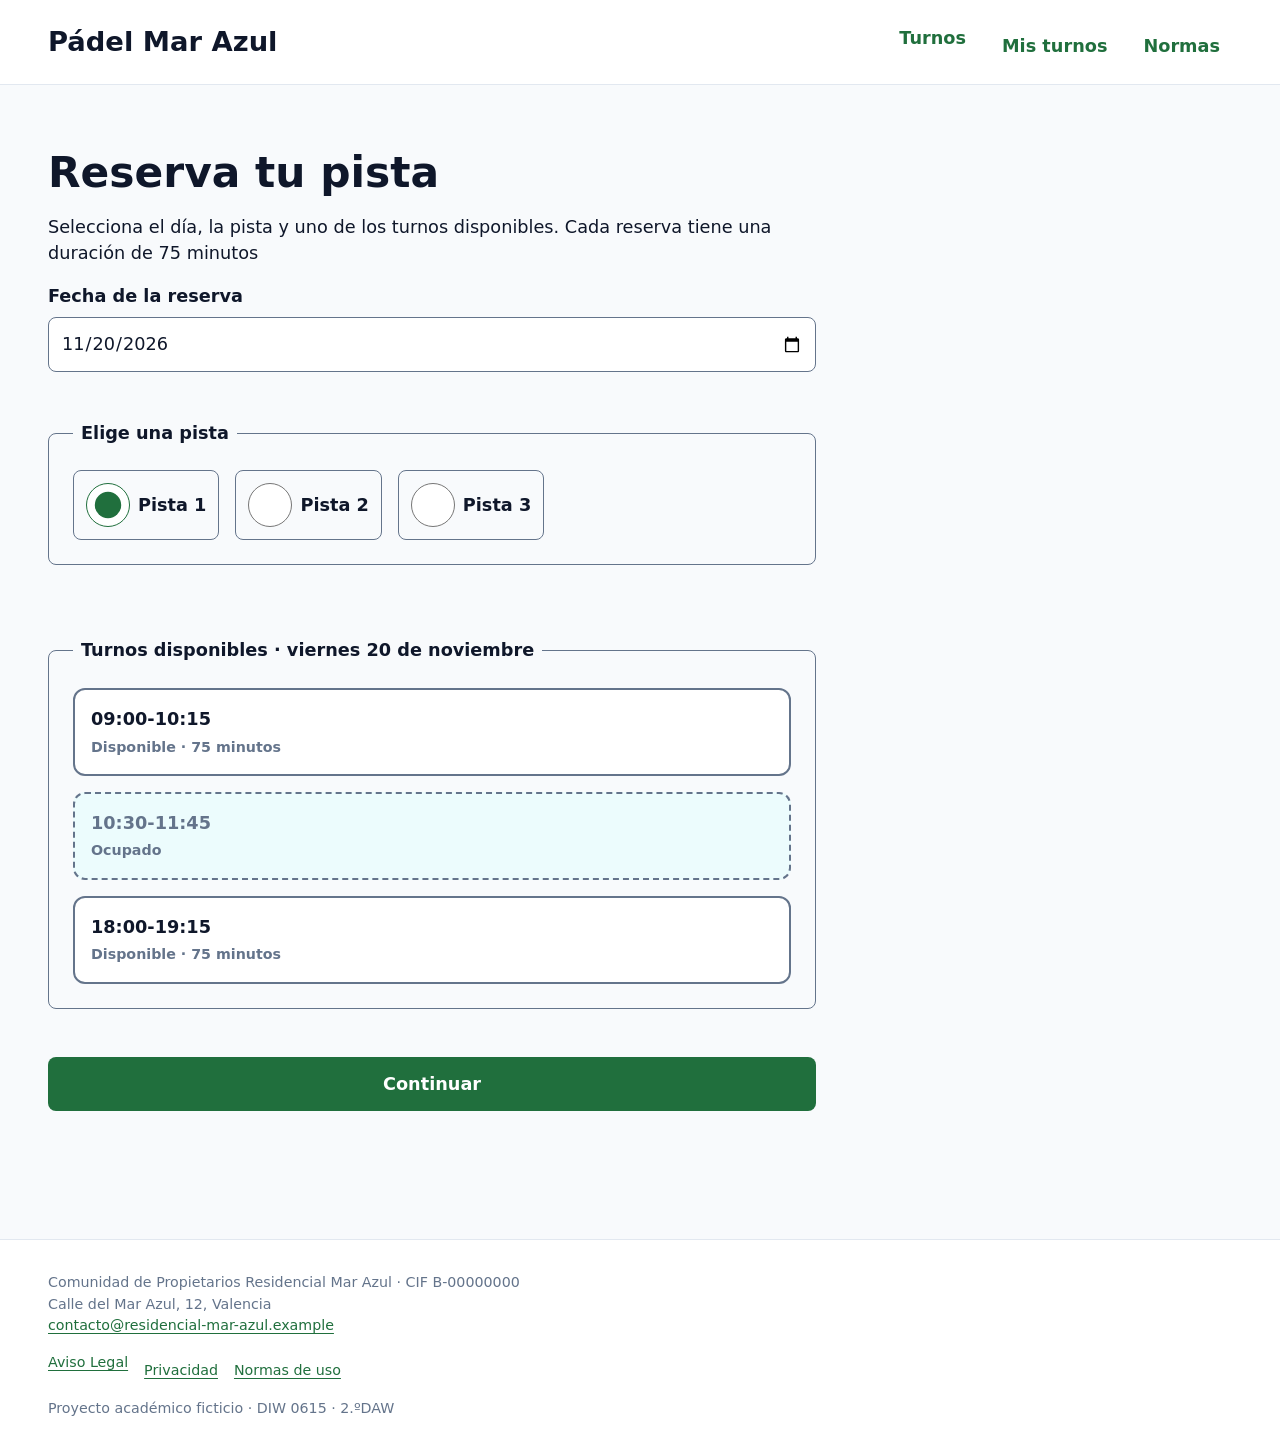
<file: index.html>
<!DOCTYPE html>
<html lang="es">
<head>
  <meta charset="UTF-8">
  <meta name="viewport" content="width=device-width, initial-scale=1.0">
  <title>Turnos · Pádel Mar Azul</title>
  <meta name="description" content="Portal ficticio de reservas de pistas de pádel de residencial Mar Azul">
  <link rel="stylesheet" href="css/estilos.css">
</head>
<body>
<a class="salto" href="#contenido">Saltar al contenido</a>
<header class="cabecera">
  <div class="cabecera__interior contenedor">
    <a class="cabecera__marca" href="index.html">Pádel Mar Azul</a>
    <nav class="menu" aria-label="Principal">
      <ul class="menu__lista">
        <li><a class="menu__enlace" href="index.html">Turnos</a></li>
        <li><a class="menu__enlace" href="mis-turnos.html">Mis turnos</a></li>
        <li><a class="menu__enlace" href="normas.html">Normas</a></li>
      </ul>
    </nav>
  </div>
</header>

<main id="contenido" class="contenedor">
  <h1>Reserva tu pista</h1>
  <p>Selecciona el día, la pista y uno de los turnos disponibles. Cada reserva tiene una duración de 75 minutos</p>
  <form class="formulario" action="reserva.html" method="get">
    <div class="campo">
      <label for="fecha">Fecha de la reserva</label>
      <input type="date" name="fecha" id="fecha" value="2026-11-20" required>
    </div>
    <fieldset>
      <legend>Elige una pista</legend>
      <div class="opciones-pista">
        <label class="opcion"><input type="radio" name="pista" value="Pista 1" checked required>Pista 1</label>
        <label class="opcion"><input type="radio" name="pista" value="Pista 2">Pista 2</label>
        <label class="opcion"><input type="radio" name="pista" value="Pista 1">Pista 3</label>
      </div>
    </fieldset>
    <fieldset class="turnos">
      <legend>Turnos disponibles · viernes 20 de noviembre</legend>
      <label class="turno">
        <input class="turno__control" type="radio" name="turno" value="09:00-10:15" required>
        <span class="turno__hora">09:00-10:15</span>
        <span class="turno__estado">Disponible · 75 minutos</span>
      </label>
      <label class="turno">
        <input class="turno__control" type="radio" name="turno" value="10:30-11:45" disabled>
        <span class="turno__hora">10:30-11:45</span>
        <span class="turno__estado">Ocupado</span>
      </label>
      <label class="turno">
        <input class="turno__control" type="radio" name="turno" value="18:00-19:15">
        <span class="turno__hora">18:00-19:15</span>
        <span class="turno__estado">Disponible · 75 minutos</span>
      </label>
    </fieldset>
    <button class="boton" type="submit">Continuar</button>
  </form>
</main>

<footer class="pie">
  <div class="pie__interior contenedor">
    <address class="pie__datos">
      Comunidad de Propietarios Residencial Mar Azul · CIF B-00000000<br>
      Calle del Mar Azul, 12, Valencia<br>
      <a href="mailto:contacto@residencial-mar-azul.example">contacto@residencial-mar-azul.example</a>
    </address>
    <nav aria-label="Legal">
      <ul class="pie__enlaces">
        <li><a href="aviso-legal.html">Aviso Legal</a></li>
        <li><a href="privacidad.html">Privacidad</a></li>
        <li><a href="normas.html">Normas de uso</a></li>
      </ul>
    </nav>
    <p class="pie__nota"><small>Proyecto académico ficticio · DIW 0615 · 2.ºDAW</small></p>
  </div>
</footer>

</body>
</html>
</file>
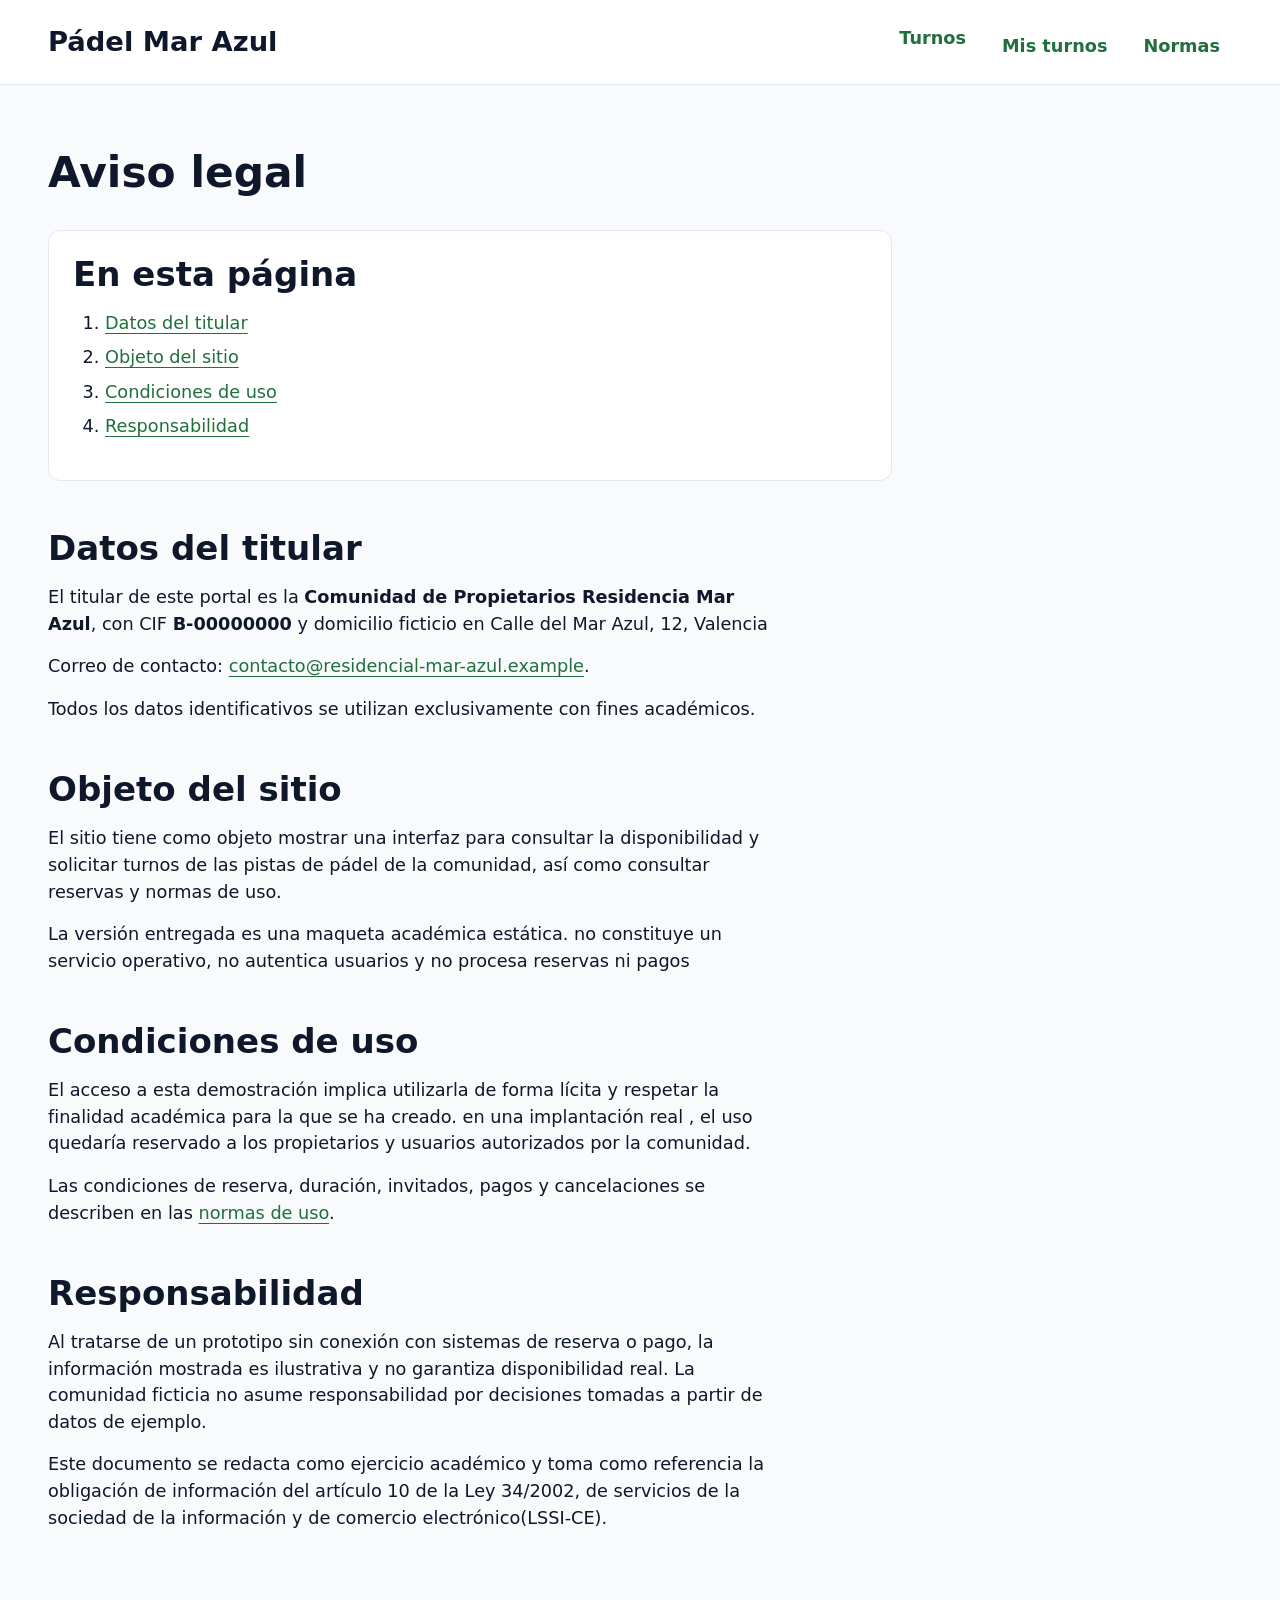
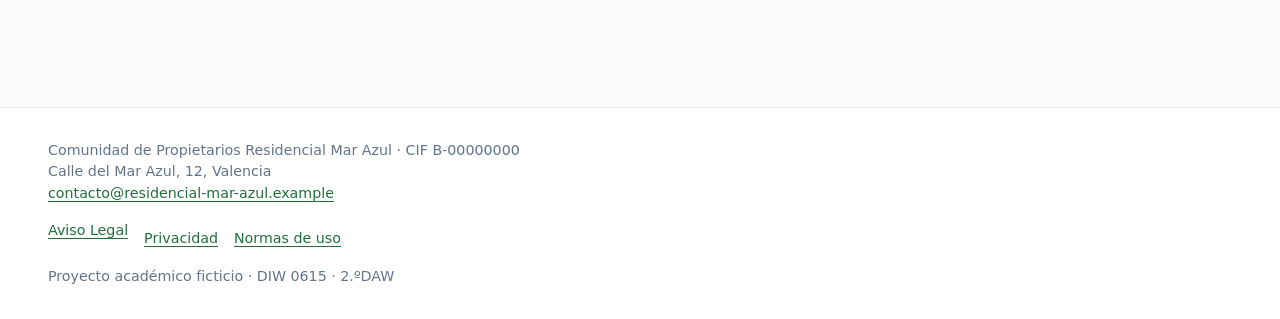
<file: aviso-legal.html>
<!DOCTYPE html>
<html lang="es">
<head>
  <meta charset="UTF-8">
  <meta name="viewport" content="width=device-width, initial-scale=1.0">
  <title>Aviso legal · Pádel Mar Azul</title>
  <meta name="description" content="Portal ficticio de reservas de pista de pádel de Residencial Mar Azul">
  <link rel="stylesheet" href="css/estilos.css">
</head>
<body>
<a class="salto" href="#contenido">Saltar al contenido</a>
<header class="cabecera">
  <div class="cabecera__interior contenedor">
    <a class="cabecera__marca" href="index.html">Pádel Mar Azul</a>
    <nav class="menu" aria-label="Principal">
      <ul class="menu__lista">
        <li><a class="menu__enlace" href="index.html">Turnos</a></li>
        <li><a class="menu__enlace" href="mis-turnos.html">Mis turnos</a></li>
        <li><a class="menu__enlace" href="normas.html">Normas</a></li>
      </ul>
    </nav>
  </div>
</header>

<main id="contenido" class="contenedor">
  <article class="lectura">
    <h1>Aviso legal</h1>
    <nav class="lectura__indice" aria-label="Índice del documento">
      <h2>En esta página</h2>
      <ol>
        <li><a href="#apartado-1">Datos del titular</a></li>
        <li><a href="#apartado-2">Objeto del sitio</a></li>
        <li><a href="#apartado-3">Condiciones de uso</a></li>
        <li><a href="#apartado-4">Responsabilidad</a></li>
      </ol>
    </nav>
    <section aria-labelledby="apartado-1">
      <h2 id="apartado-1">Datos del titular</h2>
      <p>El titular de este portal es la <strong>Comunidad de Propietarios Residencia Mar Azul</strong>, con CIF <strong>B-00000000</strong> y domicilio ficticio en Calle del Mar Azul, 12, Valencia</p>
      <p>Correo de contacto: <a href="mailto:contacto@residencial-mar-azul.example">contacto@residencial-mar-azul.example</a>.</p>
      <p>Todos los datos identificativos se utilizan exclusivamente con fines académicos.</p>
    </section>
    <section aria-labelledby="apartado-2">
      <h2 id="apartado-2">Objeto del sitio</h2>
      <p>El sitio tiene como objeto mostrar una interfaz para consultar la disponibilidad y solicitar turnos de las pistas de pádel de la comunidad, así como consultar reservas y normas de uso.</p>
      <p>La versión entregada es una maqueta académica estática. no constituye un servicio operativo, no autentica usuarios y no procesa reservas ni pagos</p>
    </section>
    <section aria-labelledby="apartado-3">
      <h2 id="apartado-3">Condiciones de uso</h2>
      <p>El acceso a esta demostración implica utilizarla de forma lícita y respetar la finalidad académica para la que se ha creado. en una implantación real , el uso quedaría reservado a los propietarios y usuarios autorizados por la comunidad.</p>
      <p>Las condiciones de reserva, duración, invitados, pagos y cancelaciones se describen en las <a href="normas.html">normas de uso</a>.</p>
    </section>
    <section aria-labelledby="apartado-4">
      <h2 id="apartado-4">Responsabilidad</h2>
      <p>Al tratarse de un prototipo sin conexión con sistemas de reserva o pago, la información mostrada es ilustrativa y no garantiza disponibilidad real. La comunidad ficticia no asume responsabilidad por decisiones tomadas a partir de datos de ejemplo.</p>
      <p>Este documento se redacta como ejercicio académico y toma como referencia la obligación de información del artículo 10 de la Ley 34/2002, de servicios de la sociedad de la información y de comercio electrónico(LSSI-CE).</p>
    </section>
  </article>
</main>

<footer class="pie">
  <div class="pie__interior contenedor">
    <address class="pie__datos">
      Comunidad de Propietarios Residencial Mar Azul · CIF B-00000000<br>
      Calle del Mar Azul, 12, Valencia<br>
      <a href="mailto:contacto@residencial-mar-azul.example">contacto@residencial-mar-azul.example</a>
    </address>
    <nav aria-label="Legal">
      <ul class="pie__enlaces">
        <li><a href="aviso-legal.html">Aviso Legal</a></li>
        <li><a href="privacidad.html">Privacidad</a></li>
        <li><a href="normas.html">Normas de uso</a></li>
      </ul>
    </nav>
    <p class="pie__nota"><small>Proyecto académico ficticio · DIW 0615 · 2.ºDAW</small></p>
  </div>
</footer>

</body>
</html>
</file>
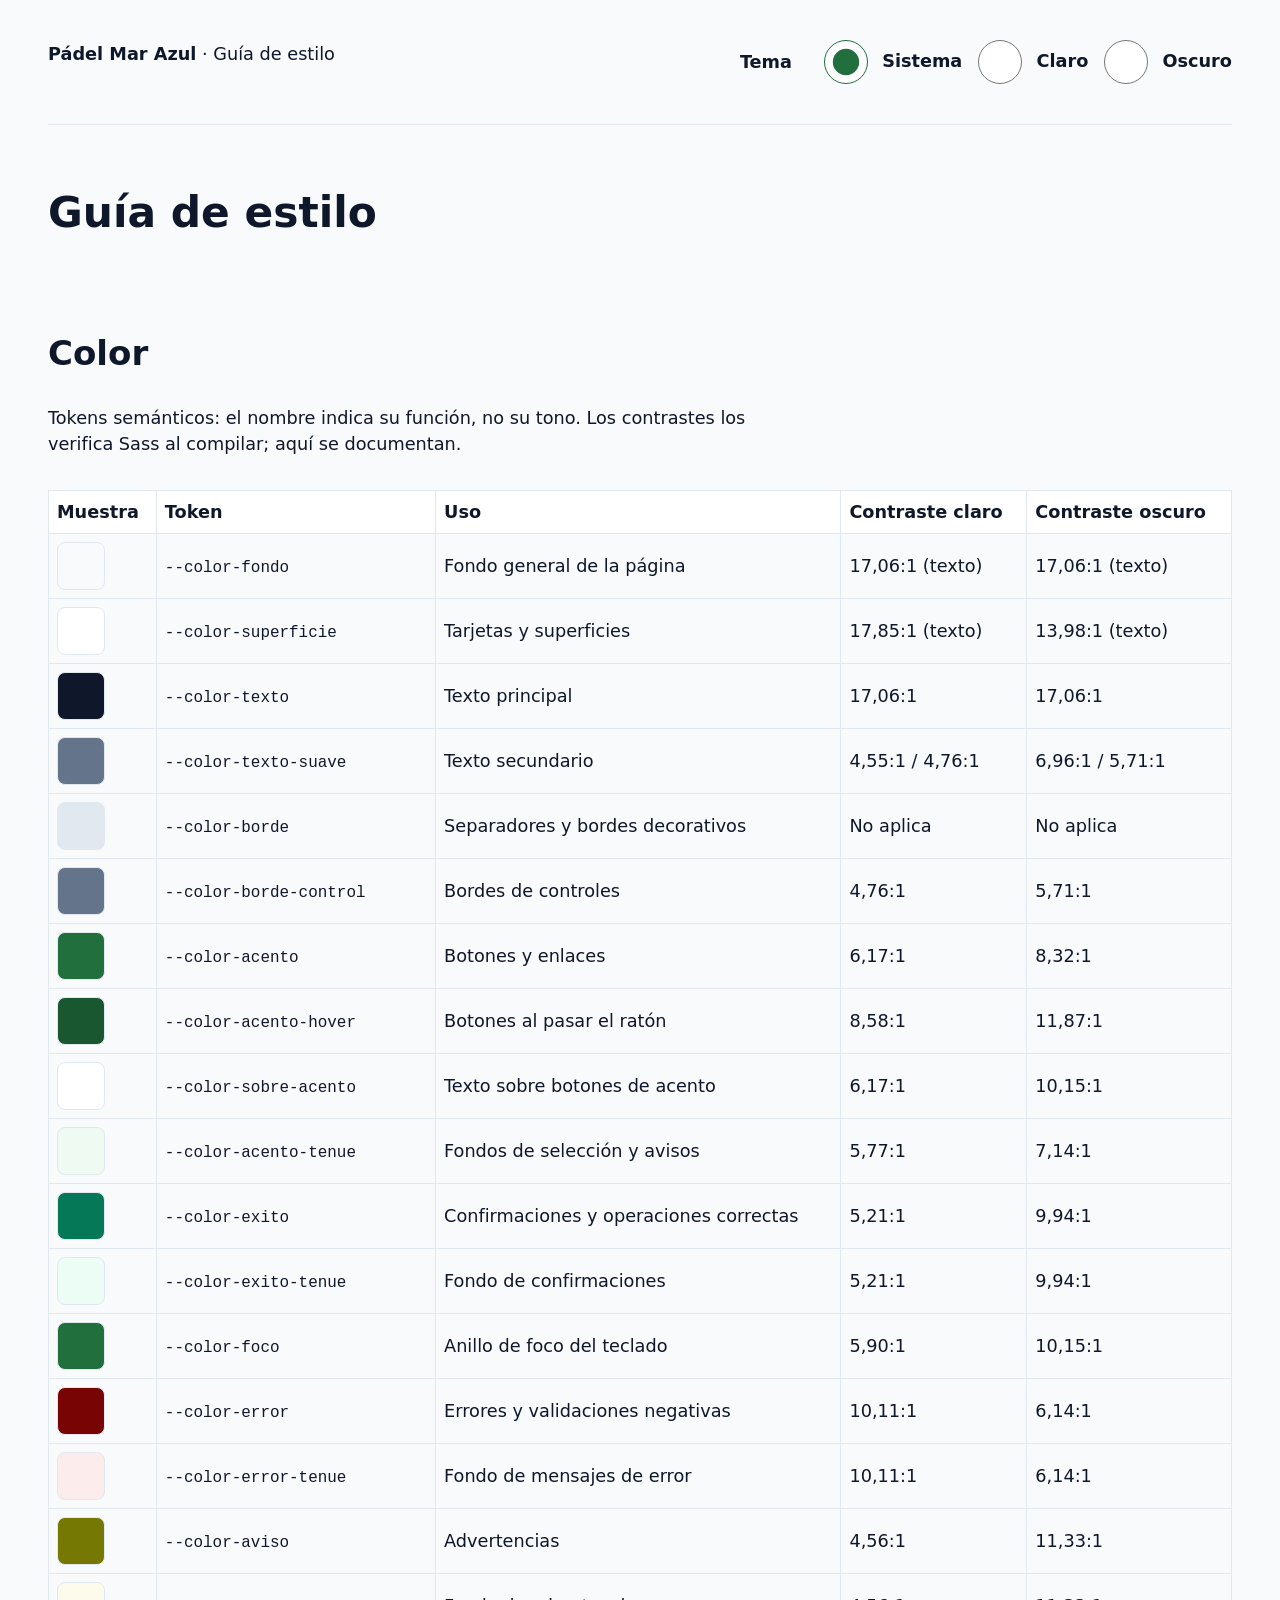
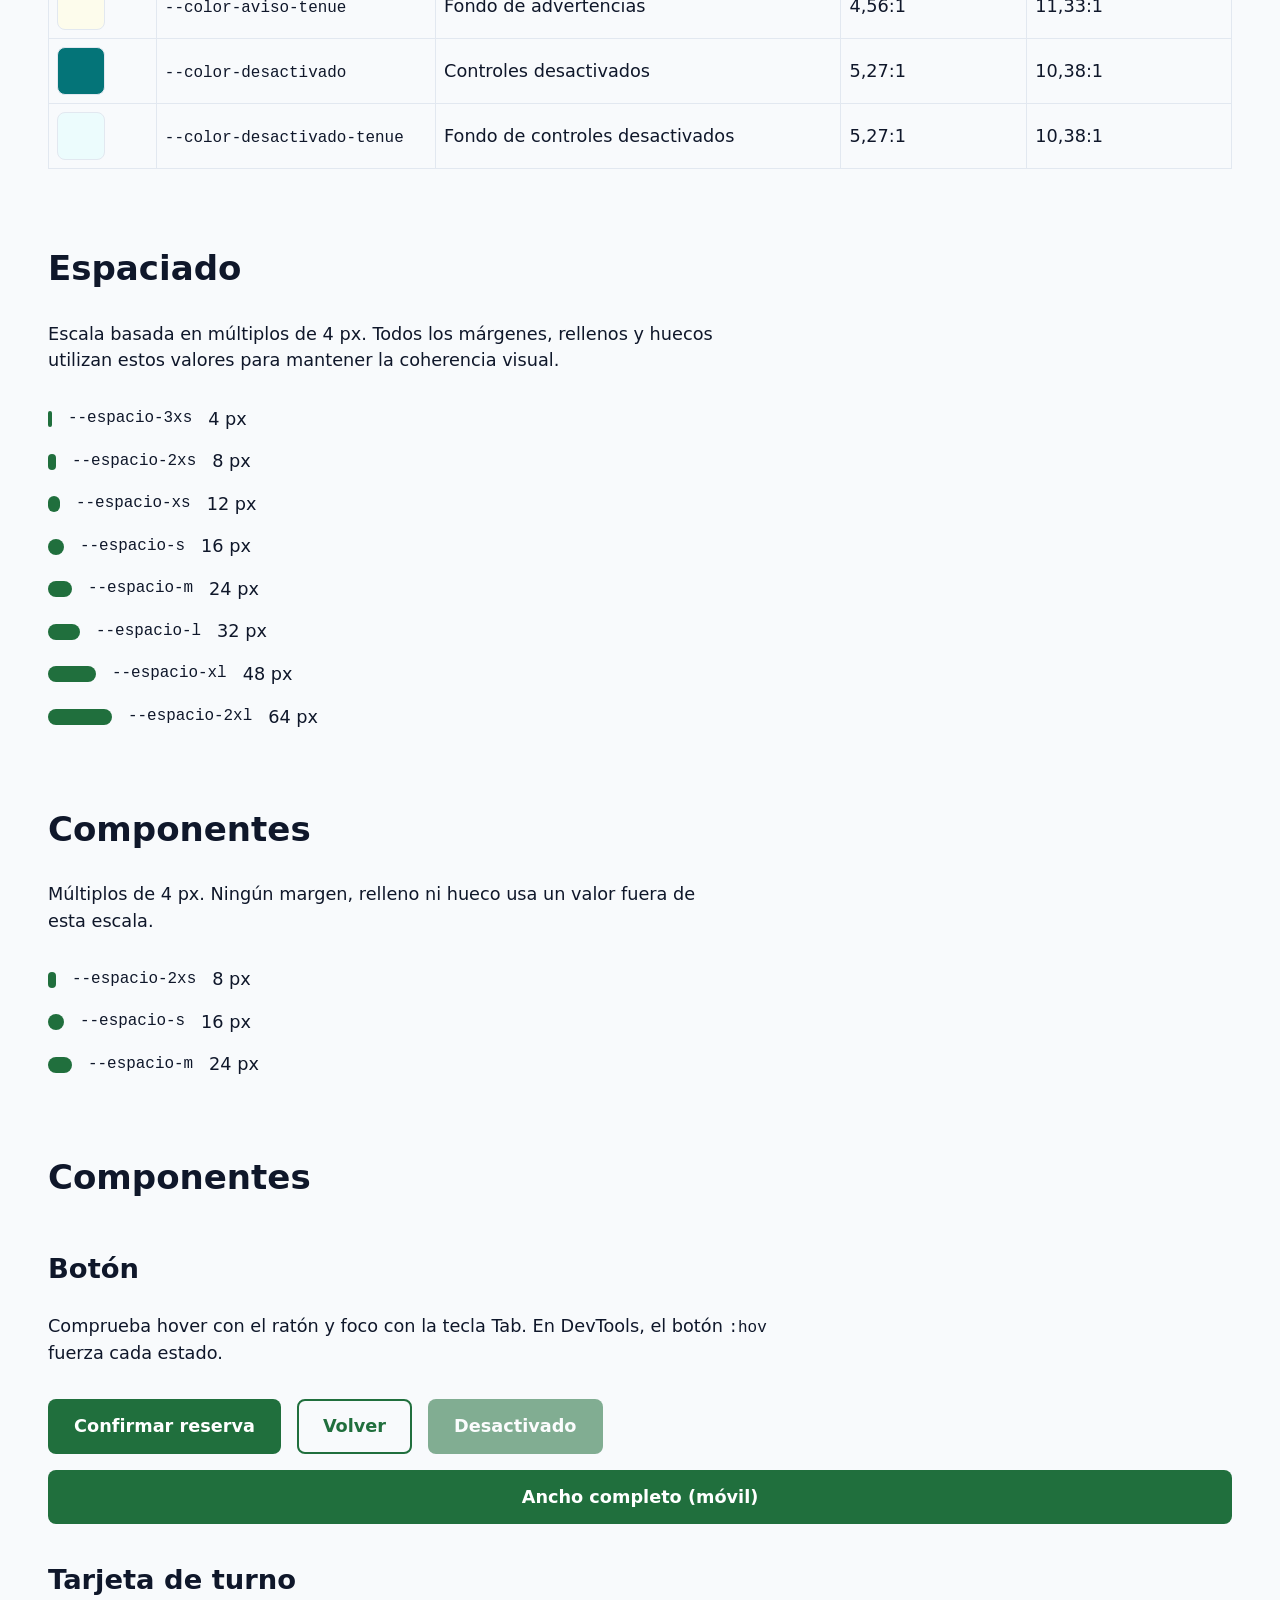
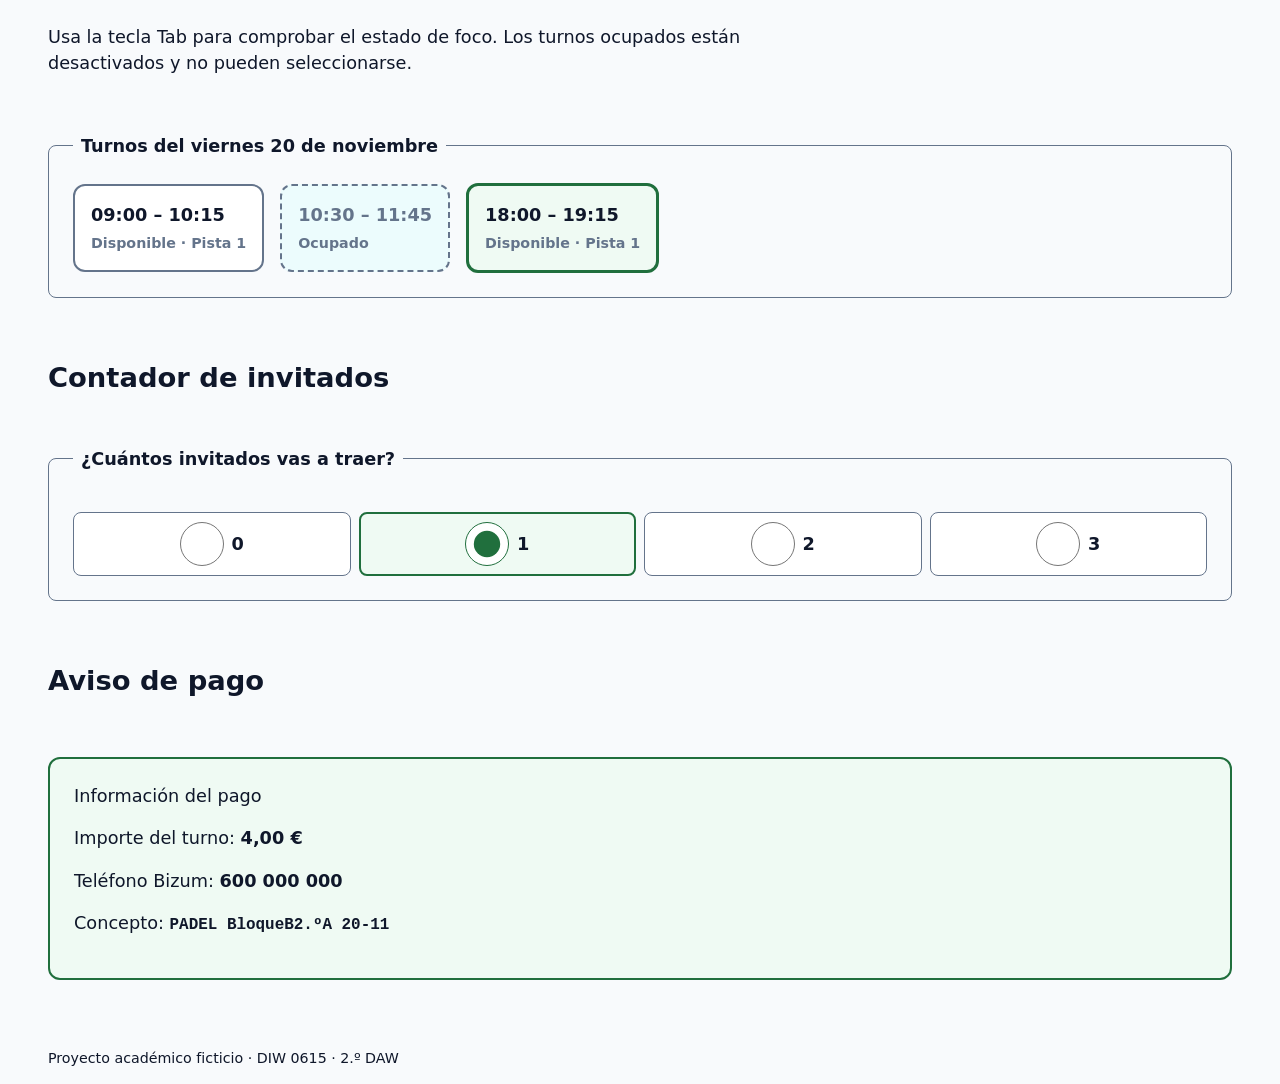
<file: guia.html>
<!doctype html>
<html lang="es">
  <head>
    <meta charset="utf-8" />
    <meta name="viewport" content="width=device-width, initial-scale=1" />
    <!-- TODO Fase 1: nombre de la comunidad de tu ficha de caso -->
    <title>Guía de estilo · Pádel Mar Azul</title>
    <link rel="stylesheet" href="css/estilos.css" />
  </head>
  <body>
    <!--
    GUÍA DE ESTILO VIVA
    Esta página se pinta con tus propios tokens: si cambias un valor en
    scss/abstracts/_tokens.scss, la guía cambia sola. Es la evidencia de
    que el sistema de diseño funciona (RA1 · CE d y f).
    Ruta A (Figma): debe coincidir con tus Variables y componentes.
    Ruta B (VS Code): es tu lienzo de diseño.
  -->
    <header class="guia-cabecera contenedor">
      <p><strong>Pádel Mar Azul</strong> · Guía de estilo</p>

      <!-- Selector de tema sin JavaScript: lo lee :root:has() en tokens/_index.scss -->
      <fieldset class="selector-tema">
        <legend>Tema</legend>
        <label
          ><input type="radio" name="tema" value="sistema" checked />
          Sistema</label
        >
        <label><input type="radio" name="tema" value="claro" /> Claro</label>
        <label><input type="radio" name="tema" value="oscuro" /> Oscuro</label>
      </fieldset>
    </header>

    <main class="guia contenedor">
      <h1>Guía de estilo</h1>

      <!-- ===================================================== -->
      <section class="guia__seccion" aria-labelledby="color">
        <h2 id="color">Color</h2>
        <p>
          Tokens semánticos: el nombre indica su función, no su tono. Los
          contrastes los verifica Sass al compilar; aquí se documentan.
        </p>

        <div
          class="guia__desplazable"
          role="region"
          aria-label="Tabla de tokens de color"
          tabindex="0"
        >
          <table class="guia__tabla">
            <thead>
              <tr>
                <th scope="col">Muestra</th>
                <th scope="col">Token</th>
                <th scope="col">Uso</th>
                <th scope="col">Contraste claro</th>
                <th scope="col">Contraste oscuro</th>
              </tr>
            </thead>

            <tbody>
              <tr>
                <td>
                  <span
                    class="muestra"
                    style="--muestra: var(--color-fondo)"
                  ></span>
                </td>
                <td><code>--color-fondo</code></td>
                <td>Fondo general de la página</td>
                <td>17,06:1 (texto)</td>
                <td>17,06:1 (texto)</td>
              </tr>
              <tr>
                <td>
                  <span
                    class="muestra"
                    style="--muestra: var(--color-superficie)"
                  ></span>
                </td>
                <td><code>--color-superficie</code></td>
                <td>Tarjetas y superficies</td>
                <td>17,85:1 (texto)</td>
                <td>13,98:1 (texto)</td>
              </tr>
              <tr>
                <td>
                  <span
                    class="muestra"
                    style="--muestra: var(--color-texto)"
                  ></span>
                </td>
                <td><code>--color-texto</code></td>
                <td>Texto principal</td>
                <td>17,06:1</td>
                <td>17,06:1</td>
              </tr>
              <tr>
                <td>
                  <span
                    class="muestra"
                    style="--muestra: var(--color-texto-suave)"
                  ></span>
                </td>
                <td><code>--color-texto-suave</code></td>
                <td>Texto secundario</td>
                <td>4,55:1 / 4,76:1</td>
                <td>6,96:1 / 5,71:1</td>
              </tr>
              <tr>
                <td>
                  <span
                    class="muestra"
                    style="--muestra: var(--color-borde)"
                  ></span>
                </td>
                <td><code>--color-borde</code></td>
                <td>Separadores y bordes decorativos</td>
                <td>No aplica</td>
                <td>No aplica</td>
              </tr>
              <tr>
                <td>
                  <span
                    class="muestra"
                    style="--muestra: var(--color-borde-control)"
                  ></span>
                </td>
                <td><code>--color-borde-control</code></td>
                <td>Bordes de controles</td>
                <td>4,76:1</td>
                <td>5,71:1</td>
              </tr>
              <tr>
                <td>
                  <span
                    class="muestra"
                    style="--muestra: var(--color-acento)"
                  ></span>
                </td>
                <td><code>--color-acento</code></td>
                <td>Botones y enlaces</td>
                <td>6,17:1</td>
                <td>8,32:1</td>
              </tr>
              <tr>
                <td>
                  <span
                    class="muestra"
                    style="--muestra: var(--color-acento-hover)"
                  ></span>
                </td>
                <td><code>--color-acento-hover</code></td>
                <td>Botones al pasar el ratón</td>
                <td>8,58:1</td>
                <td>11,87:1</td>
              </tr>
              <tr>
                <td>
                  <span
                    class="muestra"
                    style="--muestra: var(--color-sobre-acento)"
                  ></span>
                </td>
                <td><code>--color-sobre-acento</code></td>
                <td>Texto sobre botones de acento</td>
                <td>6,17:1</td>
                <td>10,15:1</td>
              </tr>
              <tr>
                <td>
                  <span
                    class="muestra"
                    style="--muestra: var(--color-acento-tenue)"
                  ></span>
                </td>
                <td><code>--color-acento-tenue</code></td>
                <td>Fondos de selección y avisos</td>
                <td>5,77:1</td>
                <td>7,14:1</td>
              </tr>
              <tr>
                <td>
                  <span
                    class="muestra"
                    style="--muestra: var(--color-exito)"
                  ></span>
                </td>
                <td><code>--color-exito</code></td>
                <td>Confirmaciones y operaciones correctas</td>
                <td>5,21:1</td>
                <td>9,94:1</td>
              </tr>
              <tr>
                <td>
                  <span
                    class="muestra"
                    style="--muestra: var(--color-exito-tenue)"
                  ></span>
                </td>
                <td><code>--color-exito-tenue</code></td>
                <td>Fondo de confirmaciones</td>
                <td>5,21:1</td>
                <td>9,94:1</td>
              </tr>
              <tr>
                <td>
                  <span
                    class="muestra"
                    style="--muestra: var(--color-foco)"
                  ></span>
                </td>
                <td><code>--color-foco</code></td>
                <td>Anillo de foco del teclado</td>
                <td>5,90:1</td>
                <td>10,15:1</td>
              </tr>
              <tr>
                <td>
                  <span
                    class="muestra"
                    style="--muestra: var(--color-error)"
                  ></span>
                </td>
                <td><code>--color-error</code></td>
                <td>Errores y validaciones negativas</td>
                <td>10,11:1</td>
                <td>6,14:1</td>
              </tr>
              <tr>
                <td>
                  <span
                    class="muestra"
                    style="--muestra: var(--color-error-tenue)"
                  ></span>
                </td>
                <td><code>--color-error-tenue</code></td>
                <td>Fondo de mensajes de error</td>
                <td>10,11:1</td>
                <td>6,14:1</td>
              </tr>
              <tr>
                <td>
                  <span
                    class="muestra"
                    style="--muestra: var(--color-aviso)"
                  ></span>
                </td>
                <td><code>--color-aviso</code></td>
                <td>Advertencias</td>
                <td>4,56:1</td>
                <td>11,33:1</td>
              </tr>
              <tr>
                <td>
                  <span
                    class="muestra"
                    style="--muestra: var(--color-aviso-tenue)"
                  ></span>
                </td>
                <td><code>--color-aviso-tenue</code></td>
                <td>Fondo de advertencias</td>
                <td>4,56:1</td>
                <td>11,33:1</td>
              </tr>
              <tr>
                <td>
                  <span
                    class="muestra"
                    style="--muestra: var(--color-desactivado)"
                  ></span>
                </td>
                <td><code>--color-desactivado</code></td>
                <td>Controles desactivados</td>
                <td>5,27:1</td>
                <td>10,38:1</td>
              </tr>
              <tr>
                <td>
                  <span
                    class="muestra"
                    style="--muestra: var(--color-desactivado-tenue)"
                  ></span>
                </td>
                <td><code>--color-desactivado-tenue</code></td>
                <td>Fondo de controles desactivados</td>
                <td>5,27:1</td>
                <td>10,38:1</td>
              </tr>
            </tbody>
          </table>
        </div>
      </section>

      <!-- ===================================================== -->

      <section class="guia__seccion" aria-labelledby="espaciado">
        <h2 id="espaciado">Espaciado</h2>
        <p>
          Escala basada en múltiplos de 4 px. Todos los márgenes, rellenos y
          huecos utilizan estos valores para mantener la coherencia visual.
        </p>

        <div class="guia__fila">
          <span class="barra" style="--ancho: var(--espacio-3xs)"></span>
          <code>--espacio-3xs</code> 4 px
        </div>

        <div class="guia__fila">
          <span class="barra" style="--ancho: var(--espacio-2xs)"></span>
          <code>--espacio-2xs</code> 8 px
        </div>

        <div class="guia__fila">
          <span class="barra" style="--ancho: var(--espacio-xs)"></span>
          <code>--espacio-xs</code> 12 px
        </div>

        <div class="guia__fila">
          <span class="barra" style="--ancho: var(--espacio-s)"></span>
          <code>--espacio-s</code> 16 px
        </div>

        <div class="guia__fila">
          <span class="barra" style="--ancho: var(--espacio-m)"></span>
          <code>--espacio-m</code> 24 px
        </div>

        <div class="guia__fila">
          <span class="barra" style="--ancho: var(--espacio-l)"></span>
          <code>--espacio-l</code> 32 px
        </div>

        <div class="guia__fila">
          <span class="barra" style="--ancho: var(--espacio-xl)"></span>
          <code>--espacio-xl</code> 48 px
        </div>

        <div class="guia__fila">
          <span class="barra" style="--ancho: var(--espacio-2xl)"></span>
          <code>--espacio-2xl</code> 64 px
        </div>
      </section>

      <!-- ===================================================== -->
      <section class="guia__seccion" aria-labelledby="componentes">
        <h2 id="componentes">Componentes</h2>
        <p>
          Múltiplos de 4 px. Ningún margen, relleno ni hueco usa un valor fuera
          de esta escala.
        </p>

        <div class="guia__fila">
          <span class="barra" style="--ancho: var(--espacio-2xs)"></span
          ><code>--espacio-2xs</code> 8 px
        </div>
        <div class="guia__fila">
          <span class="barra" style="--ancho: var(--espacio-s)"></span
          ><code>--espacio-s</code> 16 px
        </div>
        <div class="guia__fila">
          <span class="barra" style="--ancho: var(--espacio-m)"></span
          ><code>--espacio-m</code> 24 px
        </div>
        <!-- TODO Fase 1: completa la escala -->
      </section>

      <!-- ===================================================== -->
      <section class="guia__seccion" aria-labelledby="componentes">
        <h2 id="componentes">Componentes</h2>

        <h3>Botón</h3>
        <p>
          Comprueba hover con el ratón y foco con la tecla Tab. En DevTools, el
          botón <code>:hov</code> fuerza cada estado.
        </p>
        <div class="guia__fila">
          <button class="boton" type="button">Confirmar reserva</button>
          <button class="boton boton--secundario" type="button">Volver</button>
          <button class="boton" type="button" disabled>Desactivado</button>
        </div>
        <button class="boton boton--bloque" type="button">
          Ancho completo (móvil)
        </button>

        <h3>Tarjeta de turno</h3>
        <!-- TODO Fase 1: completa scss/components/_turno.scss hasta que los 3 estados se distingan sin depender del color -->
        <p>
          Usa la tecla Tab para comprobar el estado de foco. Los turnos ocupados
          están desactivados y no pueden seleccionarse.
        </p>
        <fieldset class="guia__fila">
          <legend>Turnos del viernes 20 de noviembre</legend>
          <label class="turno">
            <input
              class="turno__control"
              type="radio"
              name="turno"
              value="0900"
            />
            <span class="turno__hora">09:00 – 10:15</span>
            <span class="turno__estado">Disponible · Pista 1</span>
          </label>
          <label class="turno">
            <input
              class="turno__control"
              type="radio"
              name="turno"
              value="1030"
              disabled
            />
            <span class="turno__hora">10:30 – 11:45</span>
            <span class="turno__estado">Ocupado</span>
          </label>
          <label class="turno">
            <input
              class="turno__control"
              type="radio"
              name="turno"
              value="1800"
              checked
            />
            <span class="turno__hora">18:00 – 19:15</span>
            <span class="turno__estado">Disponible · Pista 1</span>
          </label>
        </fieldset>

        <!-- CONTADOR DE INVITADOS -->
        <h3>Contador de invitados</h3>

        <fieldset class="invitados">
          <legend>¿Cuántos invitados vas a traer?</legend>

          <div class="invitados__grupo">
            <label class="invitados__opcion">
              <input type="radio" name="invitados" value="0" />
              0
            </label>

            <label class="invitados__opcion">
              <input type="radio" name="invitados" value="1" checked />
              1
            </label>

            <label class="invitados__opcion">
              <input type="radio" name="invitados" value="2" />
              2
            </label>

            <label class="invitados__opcion">
              <input type="radio" name="invitados" value="3" />
              3
            </label>
          </div>
        </fieldset>

        <!-- AVISO DE PAGO -->
        <h3>Aviso de pago</h3>

        <section class="aviso" aria-labelledby="aviso-titulo">
          <p class="aviso__titulo" id="aviso-titulo">Información del pago</p>

          <p>
            Importe del turno:
            <strong>4,00 €</strong>
          </p>

          <p>
            Teléfono Bizum:
            <strong>600 000 000</strong>
          </p>

          <p>
            Concepto:
            <code class="aviso__concepto">PADEL BloqueB2.ºA 20-11</code>
          </p>
        </section>

        <!-- TODO Fase 1: contador de invitados y aviso de pago -->
      </section>
    </main>

    <footer class="contenedor">
      <p><small>Proyecto académico ficticio · DIW 0615 · 2.º DAW</small></p>
    </footer>
  </body>
</html>
</file>
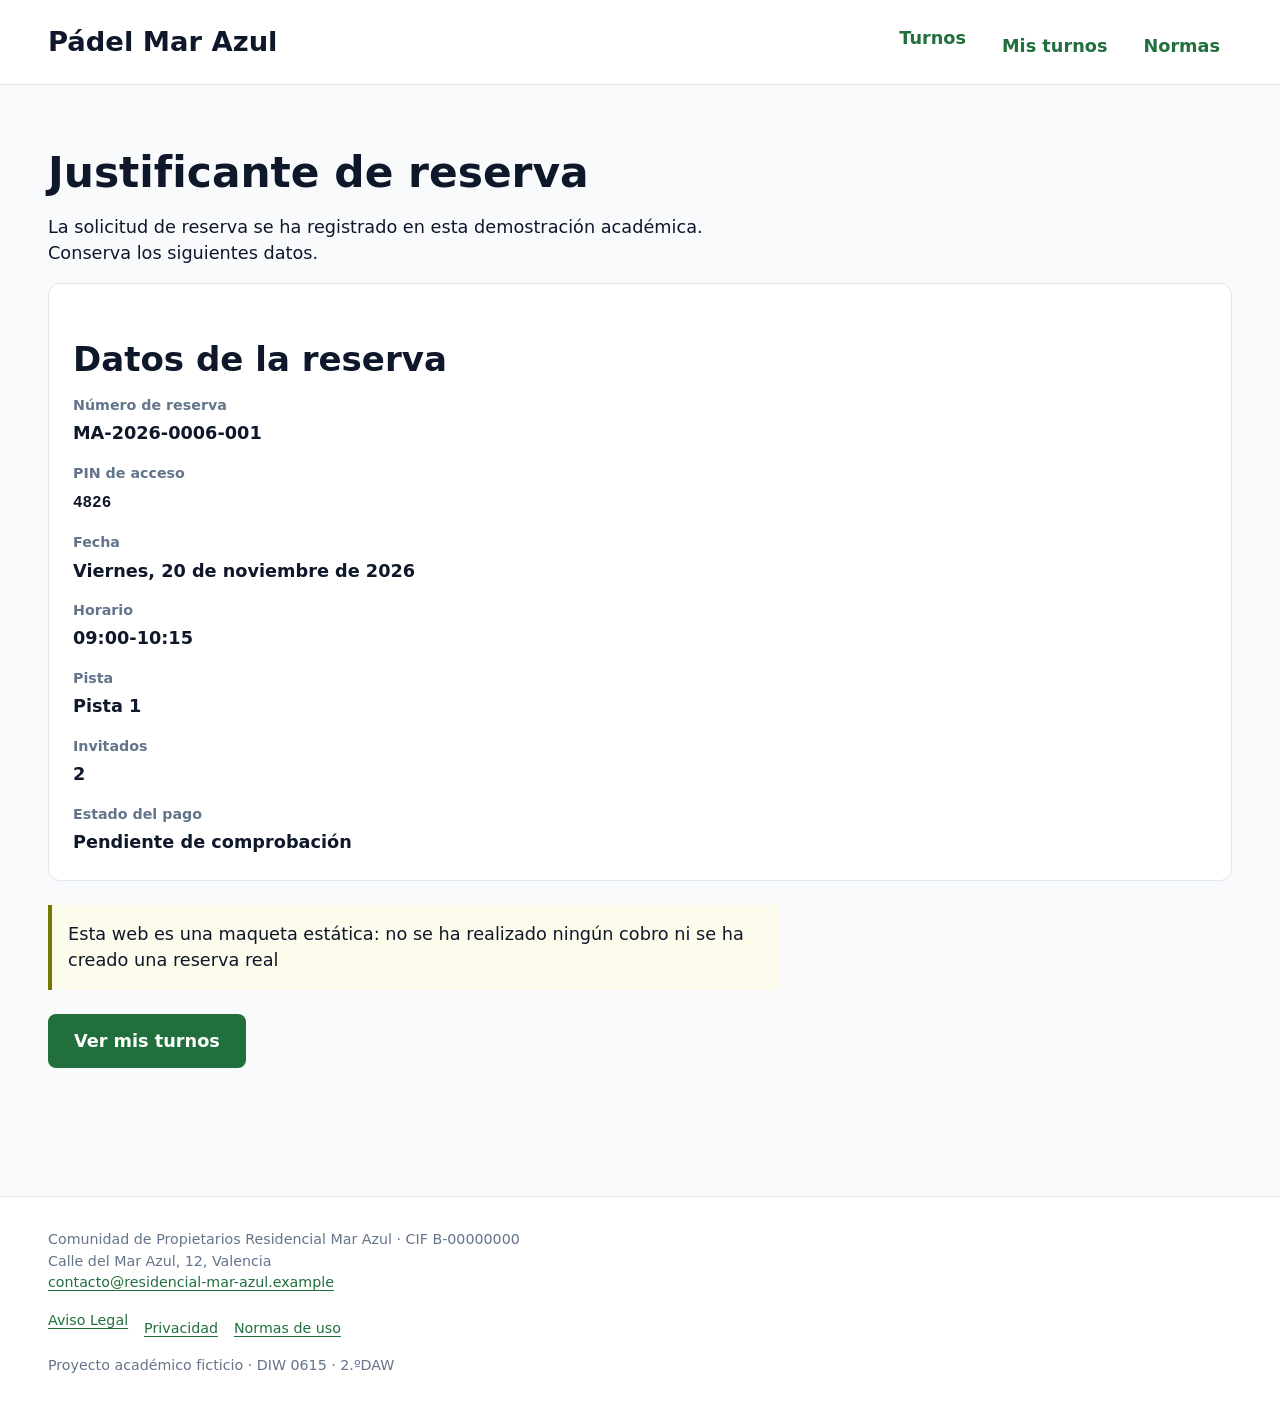
<file: justificante.html>
<!DOCTYPE html>
<html lang="es">
<head>
  <meta charset="UTF-8">
  <meta name="viewport" content="width=device-width, initial-scale=1.0">
  <title>Justificante · Pádel Mar Azul</title>
  <meta name="description" content="Portal ficticio de reservas de pistas de pádel de Residencial Mar Azul">
  <link rel="stylesheet" href="css/estilos.css">
</head>
<body>
<a class="salto" href="#contenido">Saltar al contenido</a>
<header class="cabecera">
  <div class="cabecera__interior contenedor">
    <a class="cabecera__marca" href="index.html">Pádel Mar Azul</a>
    <nav class="menu" aria-label="Principal">
      <ul class="menu__lista">
        <li><a class="menu__enlace" href="index.html">Turnos</a></li>
        <li><a class="menu__enlace" href="mis-turnos.html">Mis turnos</a></li>
        <li><a class="menu__enlace" href="normas.html">Normas</a></li>
      </ul>
    </nav>
  </div>
</header>

<main id="contenido" class="contenedor">
  <h1>Justificante de reserva</h1>
  <p>La solicitud de reserva se ha registrado en esta demostración académica. Conserva los siguientes datos.</p>
  <section class="justificante" aria-labelledby="justificante-titulo">
    <h2 id="justificante-titulo">Datos de la reserva</h2>
    <dl class="datos-reserva">
      <div><dt>Número de reserva</dt><dd>MA-2026-0006-001</dd></div>
      <div><dt>PIN de acceso</dt><dd><code>4826</code></dd></div>
      <div><dt>Fecha</dt><dd>Viernes, 20 de noviembre de 2026</dd></div>
      <div><dt>Horario</dt><dd>09:00-10:15</dd></div>
      <div><dt>Pista</dt><dd>Pista 1</dd></div>
      <div><dt>Invitados</dt><dd>2</dd></div>
      <div><dt>Estado del pago</dt><dd><strong>Pendiente de comprobación</strong></dd></div>
    </dl>
  </section>
  <p class="nota">Esta web es una maqueta estática: no se ha realizado ningún cobro ni se ha creado una reserva real</p>
  <a class="boton" href="mis-turnos.html">Ver mis turnos</a>
</main>

<footer class="pie">
  <div class="pie__interior contenedor">
    <address class="pie__datos">
      Comunidad de Propietarios Residencial Mar Azul · CIF B-00000000<br>
      Calle del Mar Azul, 12, Valencia<br>
      <a href="mailto:contacto@residencial-mar-azul.example">contacto@residencial-mar-azul.example</a>
    </address>
    <nav aria-label="Legal">
      <ul class="pie__enlaces">
        <li><a href="aviso-legal.html">Aviso Legal</a></li>
        <li><a href="privacidad.html">Privacidad</a></li>
        <li><a href="normas.html">Normas de uso</a></li>
      </ul>
    </nav>
    <p class="pie__nota"><small>Proyecto académico ficticio · DIW 0615 · 2.ºDAW</small></p>
  </div>
</footer>

</body>
</html>
</file>
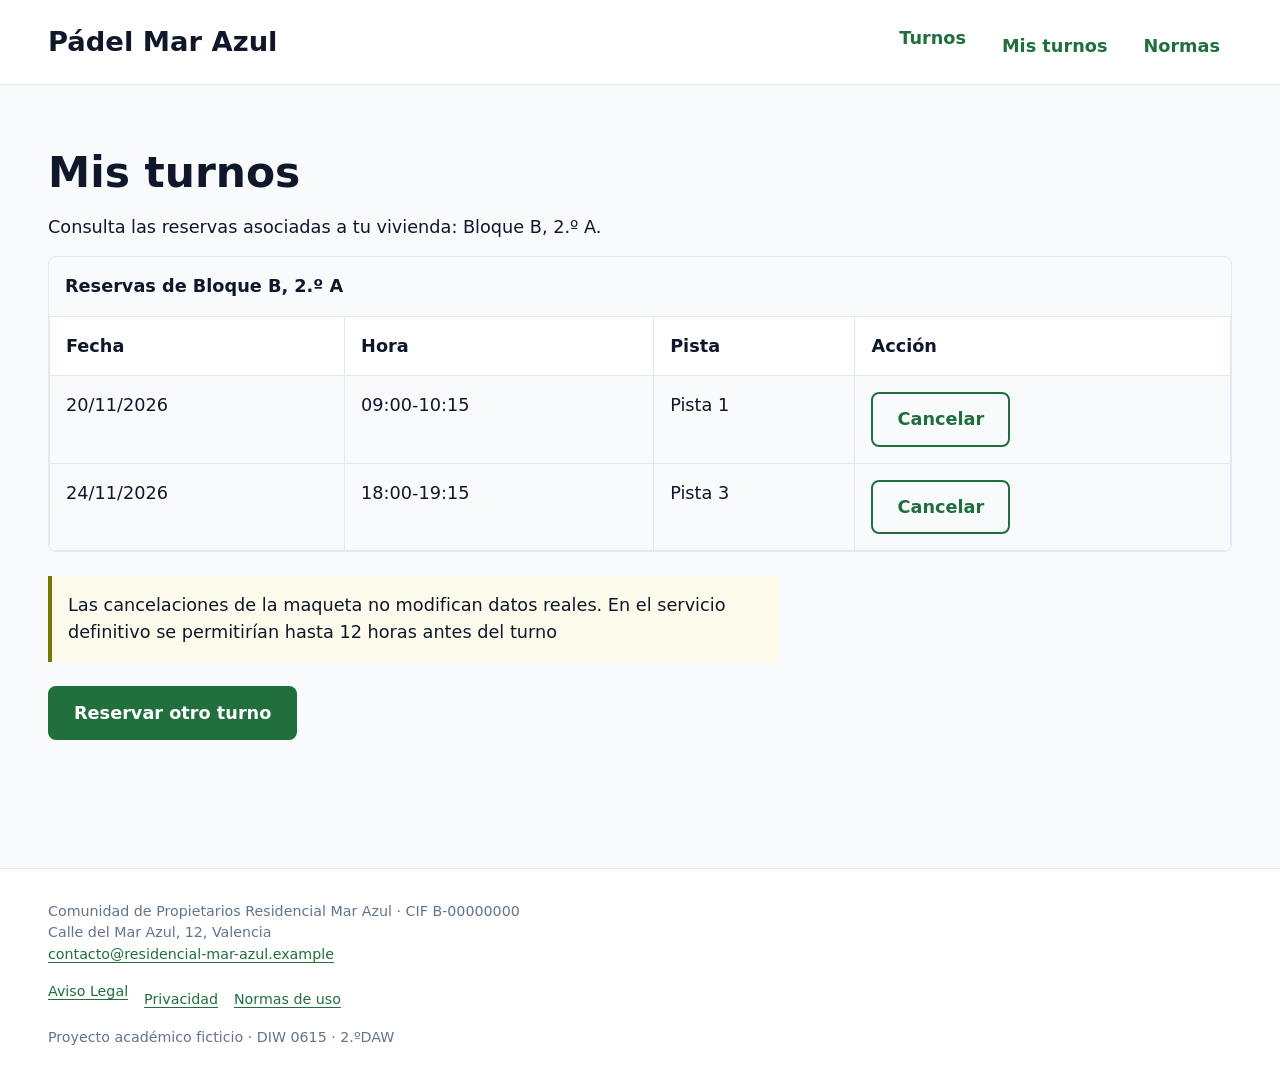
<file: mis-turnos.html>
<!DOCTYPE html>
<html lang="es">
<head>
  <meta charset="UTF-8">
  <meta name="viewport" content="width=device-width, initial-scale=1.0">
  <title>Mis turnos · Pádel Mar Azul</title>
  <meta name="description" content="Portal ficticio de reservas de pistas de pádel de Residencia Mar Azul">
  <link rel="stylesheet" href="css/estilos.css">
</head>
<body>
<a class="salto" href="#contenido">Saltar al contenido</a>
<header class="cabecera">
  <div class="cabecera__interior contenedor">
    <a class="cabecera__marca" href="index.html">Pádel Mar Azul</a>
    <nav class="menu" aria-label="Principal">
      <ul class="menu__lista">
        <li><a class="menu__enlace" href="index.html">Turnos</a></li>
        <li><a class="menu__enlace" href="mis-turnos.html">Mis turnos</a></li>
        <li><a class="menu__enlace" href="normas.html">Normas</a></li>
      </ul>
    </nav>
  </div>
</header>

<main id="contenido" class="contenedor">
  <h1>Mis turnos</h1>
  <p>Consulta las reservas asociadas a tu vivienda: Bloque B, 2.º A.</p>
  <div class="tabla-desplazable" role="region" aria-label="Tabla de mis reservas" tabindex="0">
    <table class="tabla-reservas">
      <caption>Reservas de Bloque B, 2.º A</caption>
      <thead>
        <tr><th scope="col">Fecha</th><th scope="col">Hora</th><th scope="col">Pista</th><th scope="col">Acción</th></tr>
      </thead>
      <tbody>
        <tr>
          <td>20/11/2026</td><td>09:00-10:15</td><td>Pista 1</td>
          <td><button class="boton boton--secundario" type="button">Cancelar</button></td>
        </tr>
        <tr>
          <td>24/11/2026</td><td>18:00-19:15</td><td>Pista 3</td>
          <td><button class="boton boton--secundario" type="button">Cancelar</button></td>
        </tr>
      </tbody>
    </table>
  </div>
  <p class="nota">Las cancelaciones de la maqueta no modifican datos reales. En el servicio definitivo se permitirían hasta 12 horas antes del turno</p>
  <a href="index.html" class="boton">Reservar otro turno</a>
</main>

<footer class="pie">
  <div class="pie__interior contenedor">
    <address class="pie__datos">
      Comunidad de Propietarios Residencial Mar Azul · CIF B-00000000<br>
      Calle del Mar Azul, 12, Valencia<br>
      <a href="mailto:contacto@residencial-mar-azul.example">contacto@residencial-mar-azul.example</a>
    </address>
    <nav aria-label="Legal">
      <ul class="pie__enlaces">
        <li><a href="aviso-legal.html">Aviso Legal</a></li>
        <li><a href="privacidad.html">Privacidad</a></li>
        <li><a href="normas.html">Normas de uso</a></li>
      </ul>
    </nav>
    <p class="pie__nota"><small>Proyecto académico ficticio · DIW 0615 · 2.ºDAW</small></p>
  </div>
</footer>

</body>
</html>
</file>
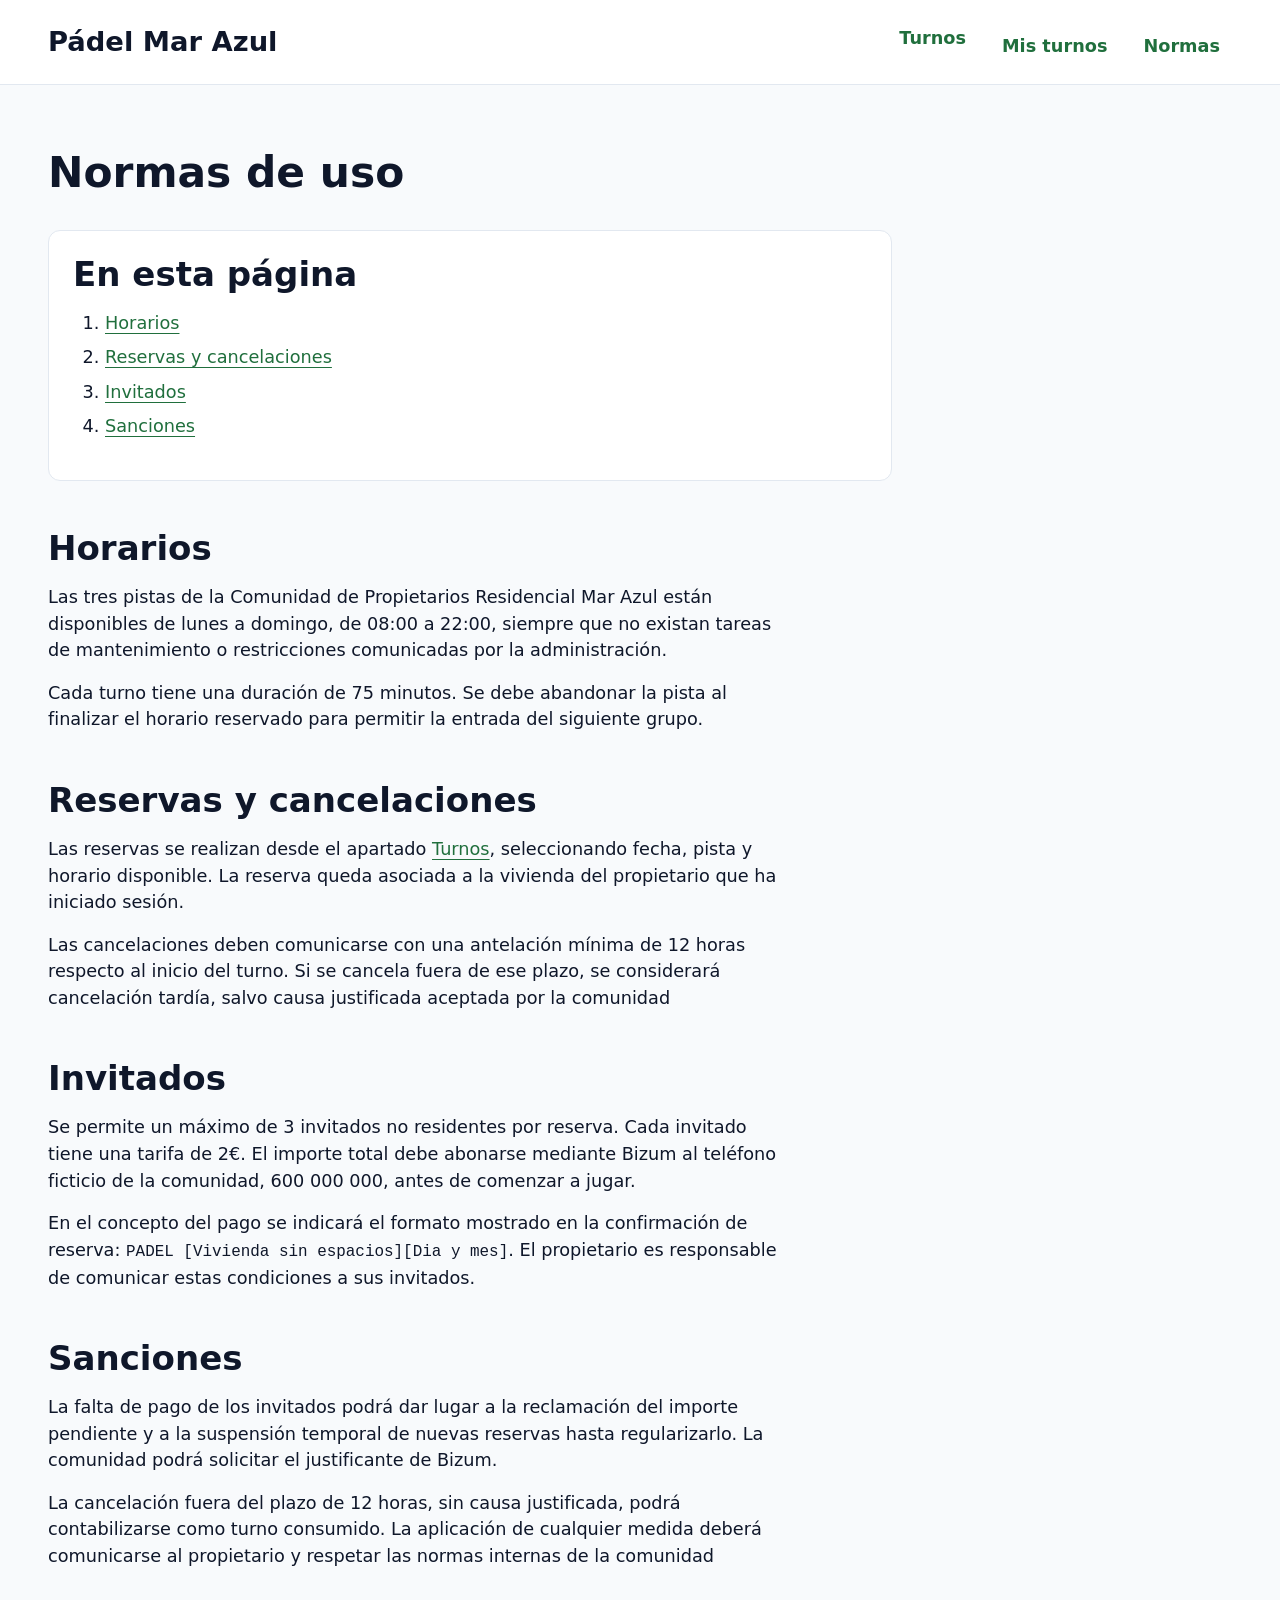
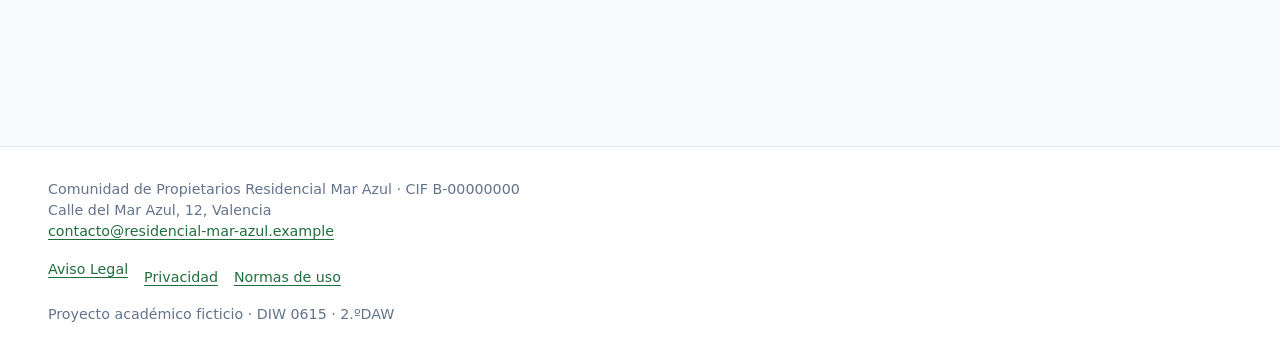
<file: normas.html>
<!DOCTYPE html>
<html lang="es">
<head>
  <meta charset="UTF-8">
  <meta name="viewport" content="width=device-width, initial-scale=1.0">
  <title>Normas · Pádel Mar Azul</title>
  <meta name="description" content="Portal ficticio de reservas de pistas de pádel de Residencial Mar azul">
  <link rel="stylesheet" href="css/estilos.css">
</head>
<body>
<a class="salto" href="#contenido">Saltar al contenido</a>
<header class="cabecera">
  <div class="cabecera__interior contenedor">
    <a class="cabecera__marca" href="index.html">Pádel Mar Azul</a>
    <nav class="menu" aria-label="Principal">
      <ul class="menu__lista">
        <li><a class="menu__enlace" href="index.html">Turnos</a></li>
        <li><a class="menu__enlace" href="mis-turnos.html">Mis turnos</a></li>
        <li><a class="menu__enlace" href="normas.html">Normas</a></li>
      </ul>
    </nav>
  </div>
</header>

<main id="contenido" class="contenedor">
  <article class="lectura">
    <h1>Normas de uso</h1>
    <nav class="lectura__indice" aria-label="Índice del documento">
      <h2>En esta página</h2>
      <ol>
        <li><a href="#apartado-1">Horarios</a></li>
        <li><a href="#apartado-2">Reservas y cancelaciones</a></li>
        <li><a href="#apartado-3">Invitados</a></li>
        <li><a href="#apartado-4">Sanciones</a></li>
      </ol>
    </nav>
    <section aria-labelledby="apartado-1">
      <h2 id="apartado-1">Horarios</h2>
      <p>Las tres pistas de la Comunidad de Propietarios Residencial Mar Azul están disponibles de lunes a domingo, de 08:00 a 22:00, siempre que no existan tareas de mantenimiento o restricciones comunicadas por la administración.</p>
      <p>Cada turno tiene una duración de 75 minutos. Se debe abandonar la pista al finalizar el horario reservado para permitir la entrada del siguiente grupo.</p>
    </section>
    <section aria-labelledby="apartado-2">
      <h2 id="apartado-2">Reservas y cancelaciones</h2>
      <p>Las reservas se realizan desde el apartado <a href="index.html">Turnos</a>, seleccionando fecha, pista y horario disponible. La reserva queda asociada a la vivienda del propietario que ha iniciado sesión.</p>
      <p>Las cancelaciones deben comunicarse con una antelación mínima de 12 horas respecto al inicio del turno. Si se cancela fuera de ese plazo, se considerará cancelación tardía, salvo causa justificada aceptada por la comunidad</p>
    </section>
    <section aria-labelledby="apartado-3">
      <h2 id="apartado-3">Invitados</h2>
      <p>Se permite un máximo de 3 invitados no residentes por reserva. Cada invitado tiene una tarifa de 2€. El importe total debe abonarse mediante Bizum al teléfono ficticio de la comunidad, 600 000 000, antes de comenzar a jugar.</p>
      <p>En el concepto del pago se indicará el formato mostrado en la confirmación de reserva: <code>PADEL [Vivienda sin espacios][Dia y mes]</code>. El propietario es responsable de comunicar estas condiciones a sus invitados.</p>
    </section>
    <section aria-labelledby="apartado-4">
      <h2 id="apartado-4">Sanciones</h2>
      <p>La falta de pago de los invitados podrá dar lugar a la reclamación del importe pendiente y a la suspensión temporal de nuevas reservas hasta regularizarlo. La comunidad podrá solicitar el justificante de Bizum.</p>
      <p>La cancelación fuera del plazo de 12 horas, sin causa justificada, podrá contabilizarse como turno consumido. La aplicación de cualquier medida deberá comunicarse al propietario y respetar las normas internas de la comunidad</p>
    </section>
  </article>
</main>

<footer class="pie">
  <div class="pie__interior contenedor">
    <address class="pie__datos">
      Comunidad de Propietarios Residencial Mar Azul · CIF B-00000000<br>
      Calle del Mar Azul, 12, Valencia<br>
      <a href="mailto:contacto@residencial-mar-azul.example">contacto@residencial-mar-azul.example</a>
    </address>
    <nav aria-label="Legal">
      <ul class="pie__enlaces">
        <li><a href="aviso-legal.html">Aviso Legal</a></li>
        <li><a href="privacidad.html">Privacidad</a></li>
        <li><a href="normas.html">Normas de uso</a></li>
      </ul>
    </nav>
    <p class="pie__nota"><small>Proyecto académico ficticio · DIW 0615 · 2.ºDAW</small></p>
  </div>
</footer>

</body>
</html>
</file>
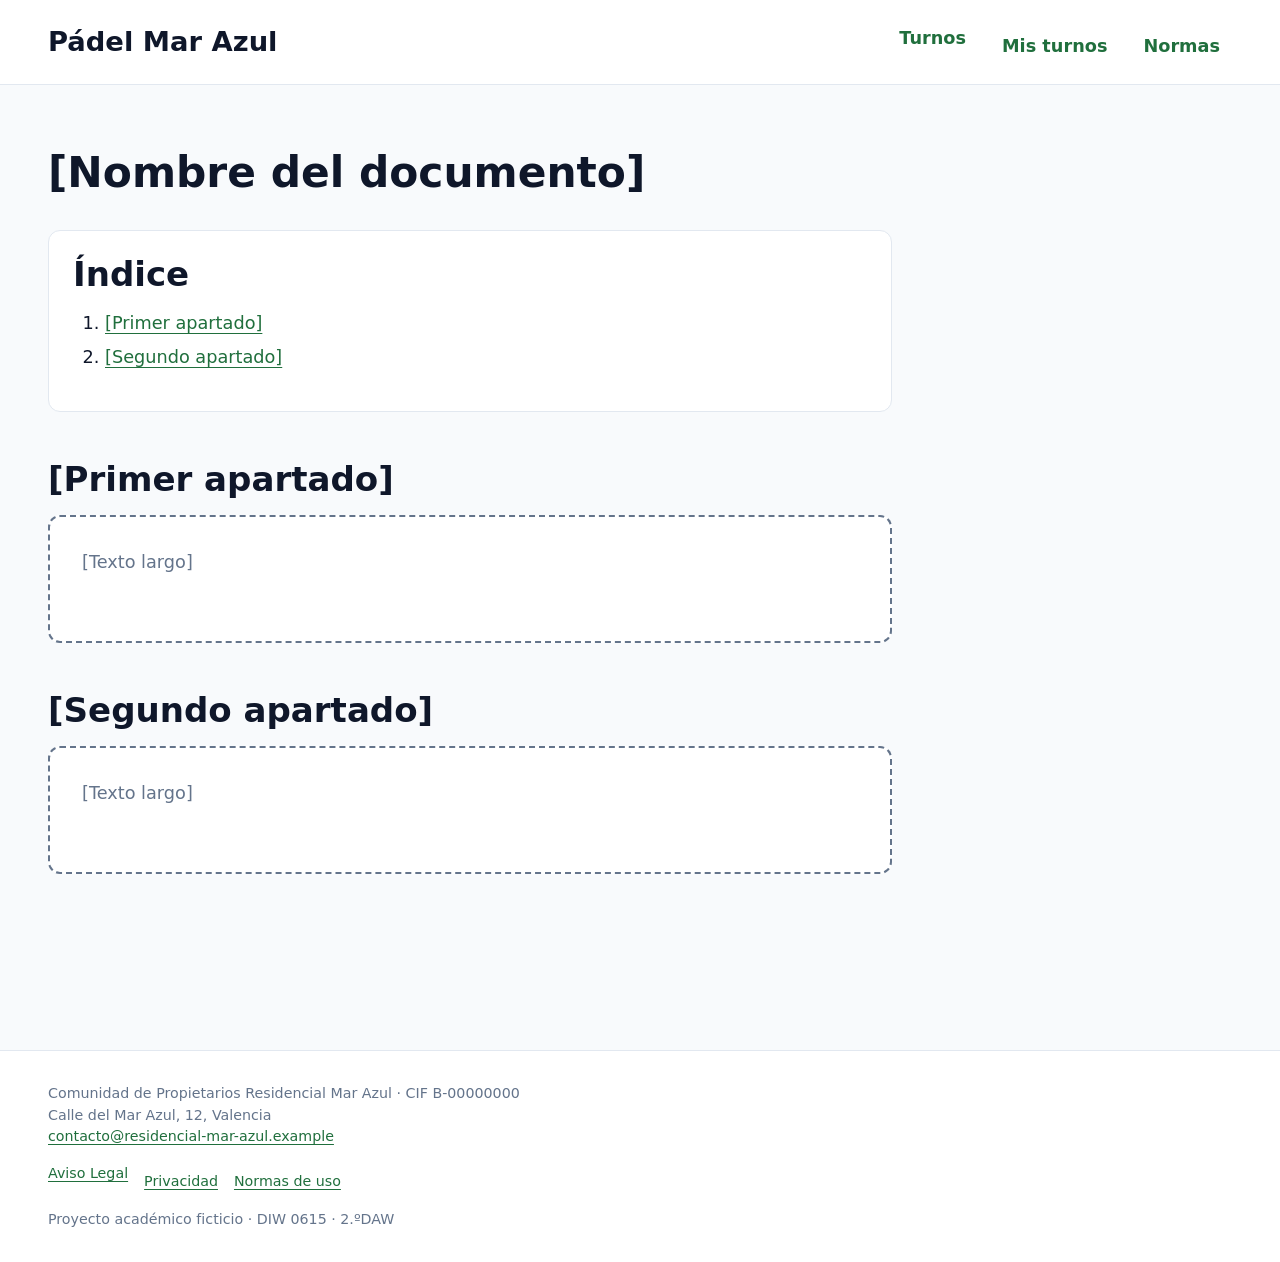
<file: plantilla-lectura.html>
<!DOCTYPE html>
<html lang="es">
<head>
  <meta charset="UTF-8">
  <meta name="viewport" content="width=device-width, initial-scale=1.0">
  <title>[Nombre del documento] · Pádel Mar Azul</title>
  <link rel="stylesheet" href="css/estilos.css">
</head>
<body>
<a class="salto" href="#contenido">Saltar al contenido</a>
<header class="cabecera">
  <div class="cabecera__interior contenedor">
    <a class="cabecera__marca" href="index.html">Pádel Mar Azul</a>
    <nav class="menu" aria-label="Principal">
      <ul class="menu__lista">
        <li><a class="menu__enlace" href="index.html">Turnos</a></li>
        <li><a class="menu__enlace" href="mis-turnos.html">Mis turnos</a></li>
        <li><a class="menu__enlace" href="normas.html">Normas</a></li>
      </ul>
    </nav>
  </div>
</header>

<main id="contenido" class="contenedor">
  <article class="lectura">
    <h1>[Nombre del documento]</h1>
    <nav class="lectura__indice" aria-label="Índice del documento">
      <h2>Índice</h2>
      <ol>
        <li><a href="#apartado-1">[Primer apartado]</a></li>
        <li><a href="#apartado-2">[Segundo apartado]</a></li>
      </ol>
    </nav>
    <section aria-labelledby="apartado-1">
      <h2 id="apartado-1">[Primer apartado]</h2>
      <p class="hueco">[Texto largo]</p>
    </section>
    <section aria-labelledby="apartado-2">
      <h2 id="apartado-2">[Segundo apartado]</h2>
      <p class="hueco">[Texto largo]</p>
    </section>
  </article>
</main>

<footer class="pie">
  <div class="pie__interior contenedor">
    <address class="pie__datos">
      Comunidad de Propietarios Residencial Mar Azul · CIF B-00000000<br>
      Calle del Mar Azul, 12, Valencia<br>
      <a href="mailto:contacto@residencial-mar-azul.example">contacto@residencial-mar-azul.example</a>
    </address>
    <nav aria-label="Legal">
      <ul class="pie__enlaces">
        <li><a href="aviso-legal.html">Aviso Legal</a></li>
        <li><a href="privacidad.html">Privacidad</a></li>
        <li><a href="normas.html">Normas de uso</a></li>
      </ul>
    </nav>
    <p class="pie__nota"><small>Proyecto académico ficticio · DIW 0615 · 2.ºDAW</small></p>
  </div>
</footer>

</body>
</html>
</file>
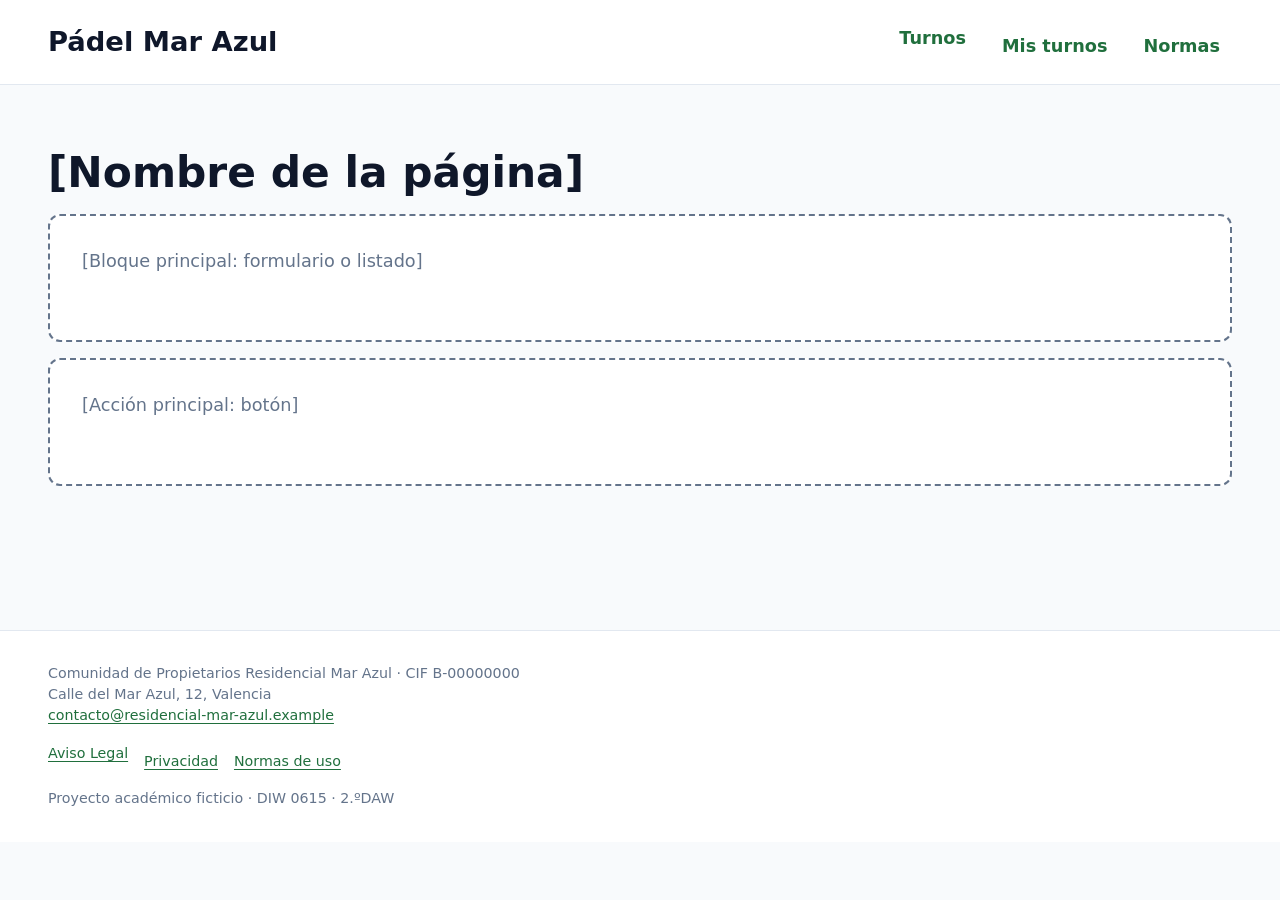
<file: plantilla-tarea.html>
<!DOCTYPE html>
<html lang="es">
<head>
  <meta charset="UTF-8">
  <meta name="viewport" content="width=device-width, initial-scale=1.0">
  <title>[Nombre de la página] · Pádel Mar Azul</title>
  <link rel="stylesheet" href="css/estilos.css">
</head>
<body>
<a class="salto" href="#contenido">Saltar al contenido</a>
<header class="cabecera">
  <div class="cabecera__interior contenedor">
    <a class="cabecera__marca" href="index.html">Pádel Mar Azul</a>
    <nav class="menu" aria-label="Principal">
      <ul class="menu__lista">
        <li><a class="menu__enlace" href="index.html">Turnos</a></li>
        <li><a class="menu__enlace" href="mis-turnos.html">Mis turnos</a></li>
        <li><a class="menu__enlace" href="normas.html">Normas</a></li>
      </ul>
    </nav>
  </div>
</header>

<main id="contenido" class="contenedor">
  <h1>[Nombre de la página]</h1>
  <p class="hueco">[Bloque principal: formulario o listado]</p>
  <p class="hueco">[Acción principal: botón]</p>
</main>

<footer class="pie">
  <div class="pie__interior contenedor">
    <address class="pie__datos">
      Comunidad de Propietarios Residencial Mar Azul · CIF B-00000000<br>
      Calle del Mar Azul, 12, Valencia<br>
      <a href="mailto:contacto@residencial-mar-azul.example">contacto@residencial-mar-azul.example</a>
    </address>
    <nav aria-label="Legal">
      <ul class="pie__enlaces">
        <li><a href="aviso-legal.html">Aviso Legal</a></li>
        <li><a href="privacidad.html">Privacidad</a></li>
        <li><a href="normas.html">Normas de uso</a></li>
      </ul>
    </nav>
    <p class="pie__nota"><small>Proyecto académico ficticio · DIW 0615 · 2.ºDAW</small></p>
  </div>
</footer>

</body>
</html>
</file>
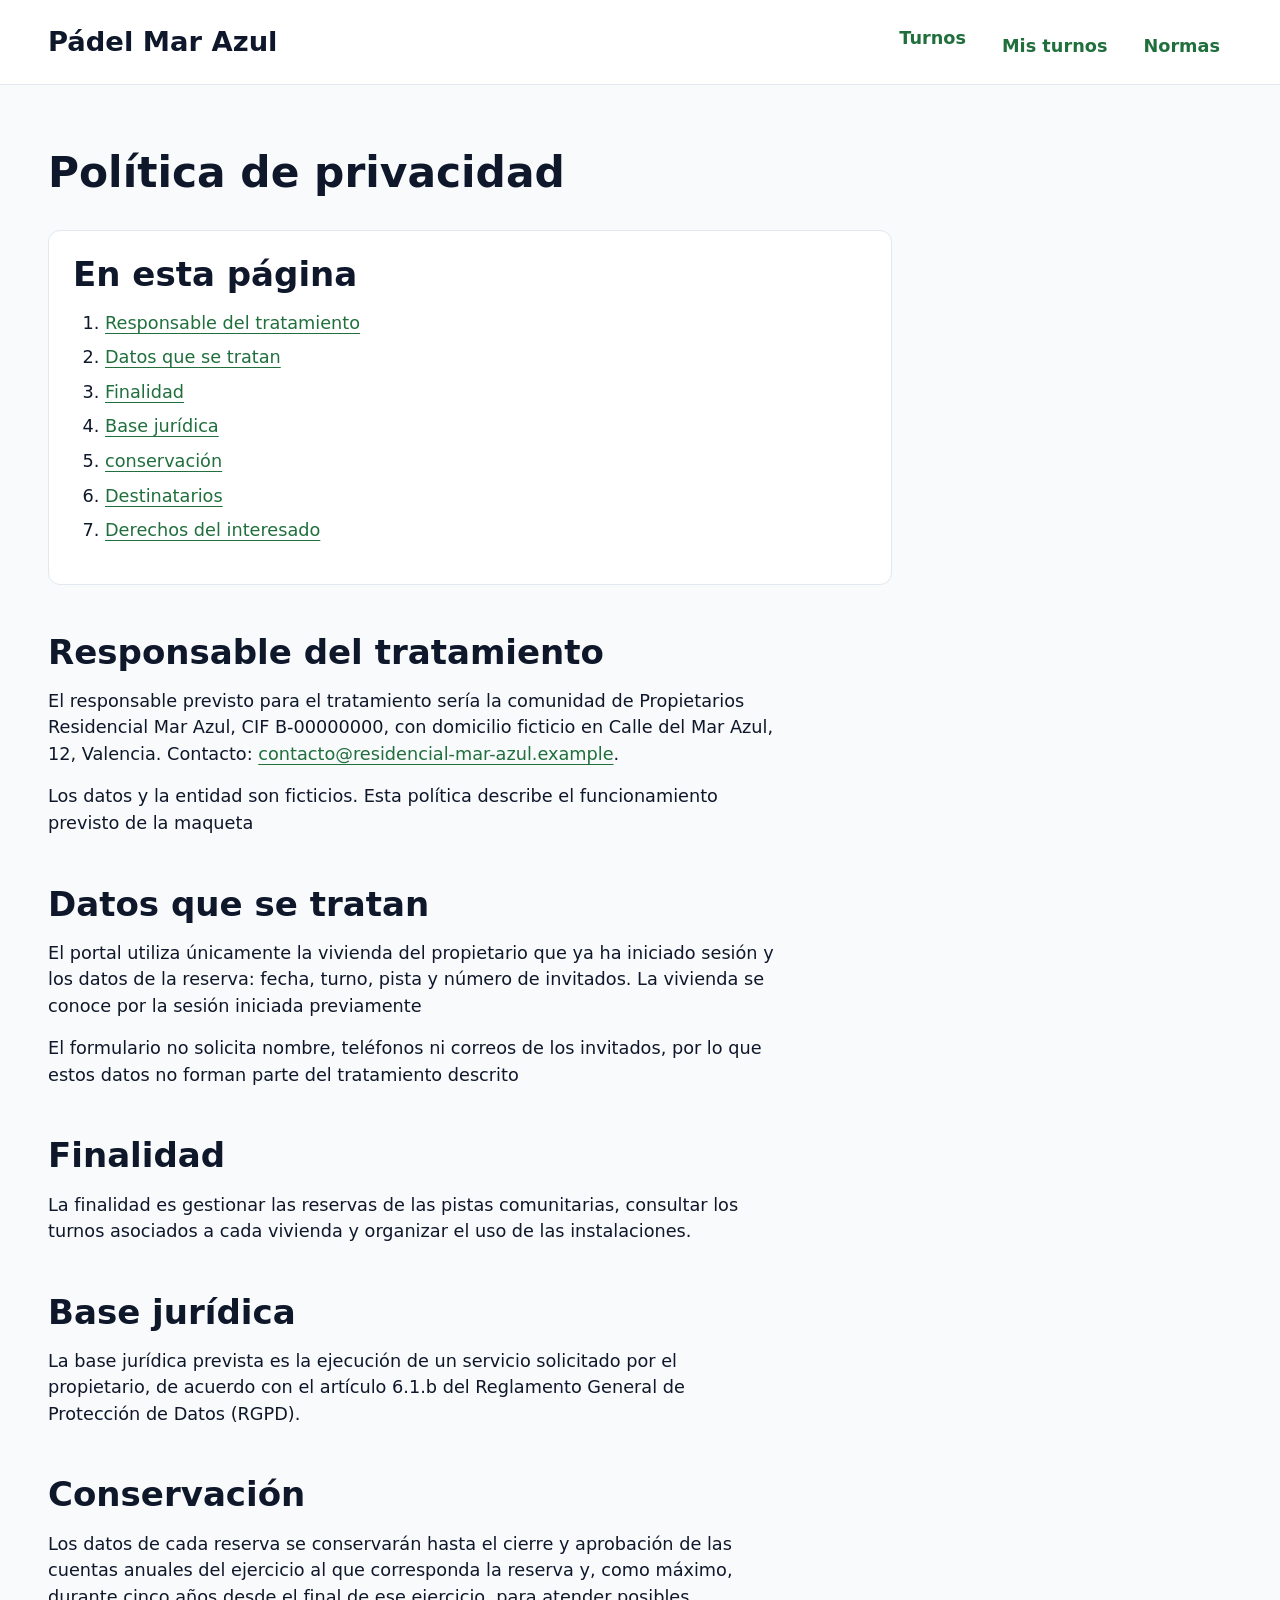
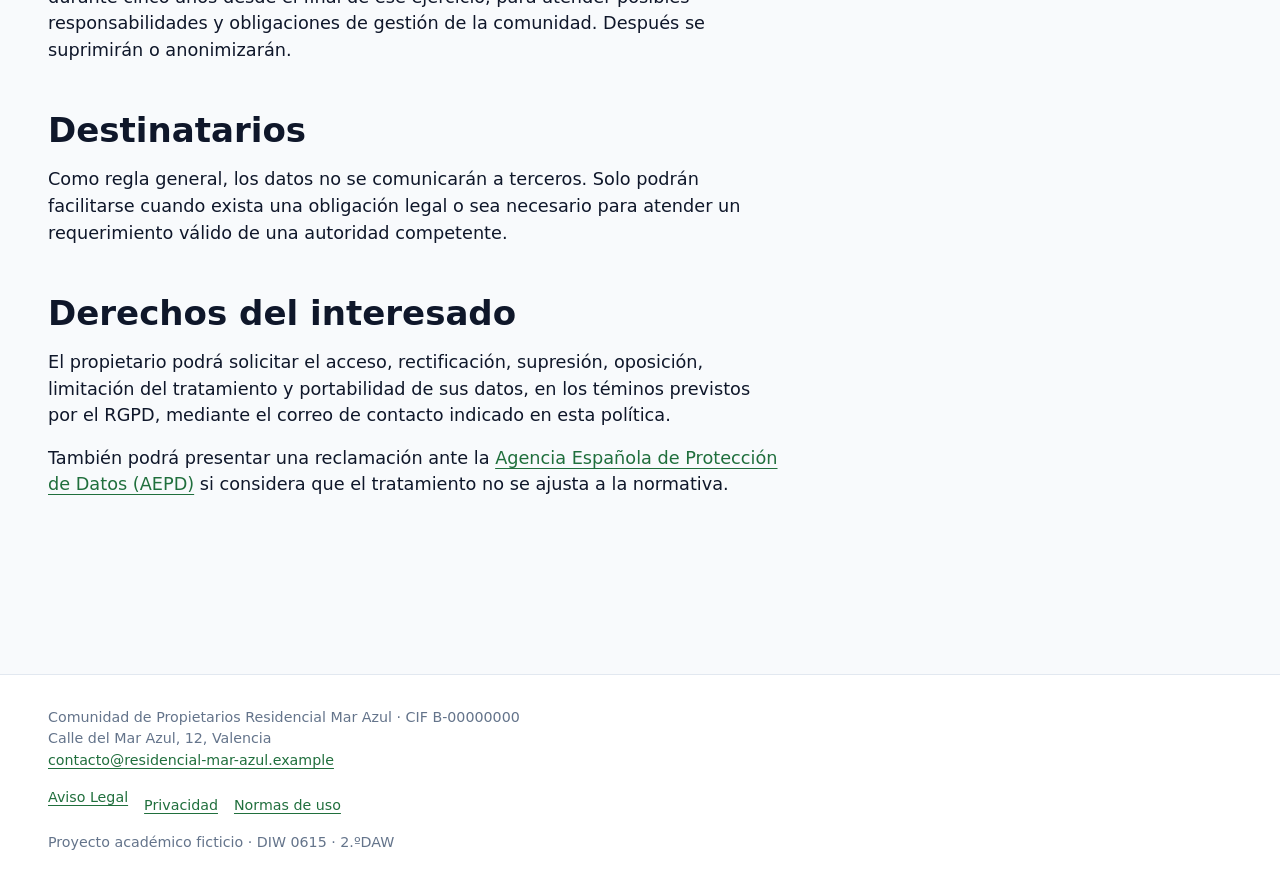
<file: privacidad.html>
<!DOCTYPE html>
<html lang="es">
<head>
  <meta charset="UTF-8">
  <meta name="viewport" content="width=device-width, initial-scale=1.0">
  <title>Política de privacidad · Pádel Mar Azul</title>
  <meta name="description" content="Portal ficticio de reservas de pistas de pádel de Residencial Mar Azul">
  <link rel="stylesheet" href="css/estilos.css">
</head>
<body>
<a class="salto" href="#contenido">Saltar al contenido</a>
<header class="cabecera">
  <div class="cabecera__interior contenedor">
    <a class="cabecera__marca" href="index.html">Pádel Mar Azul</a>
    <nav class="menu" aria-label="Principal">
      <ul class="menu__lista">
        <li><a class="menu__enlace" href="index.html">Turnos</a></li>
        <li><a class="menu__enlace" href="mis-turnos.html">Mis turnos</a></li>
        <li><a class="menu__enlace" href="normas.html">Normas</a></li>
      </ul>
    </nav>
  </div>
</header>

<main id="contenido" class="contenedor">
  <article class="lectura">
    <h1>Política de privacidad</h1>
    <nav class="lectura__indice" aria-label="Índice del documento">
      <h2>En esta página</h2>
      <ol>
        <li><a href="#apartado-1">Responsable del tratamiento</a></li>
        <li><a href="#apartado-2">Datos que se tratan</a></li>
        <li><a href="#apartado-3">Finalidad</a></li>
        <li><a href="#apartado-4">Base jurídica</a></li>
        <li><a href="#apartado-5">conservación</a></li>
        <li><a href="#apartado-6">Destinatarios</a></li>
        <li><a href="#apartado-7">Derechos del interesado</a></li>
      </ol>
    </nav>
    <section aria-labelledby="apartado-1">
      <h2 id="apartado-1">Responsable del tratamiento</h2>
      <p>El responsable previsto para el tratamiento sería la comunidad de Propietarios Residencial Mar Azul, CIF B-00000000, con domicilio ficticio en Calle del Mar Azul, 12, Valencia. Contacto: <a href="mailto:contacto@residencial-mar-azul.example">contacto@residencial-mar-azul.example</a>.</p>
      <p>Los datos y la entidad son ficticios. Esta política describe el funcionamiento previsto de la maqueta</p>
    </section>
    <section aria-labelledby="apartado-2">
      <h2 id="apartado-2">Datos que se tratan</h2>
      <p>El portal utiliza únicamente la vivienda del propietario que ya ha iniciado sesión y los datos de la reserva: fecha, turno, pista y número de invitados. La vivienda se conoce por la sesión iniciada previamente</p>
      <p>El formulario no solicita nombre, teléfonos ni correos de los invitados, por lo que estos datos no forman parte del tratamiento descrito</p>
    </section>
    <section aria-labelledby="apartado-3">
      <h2 id="apartado-3">Finalidad</h2>
      <p>La finalidad es gestionar las reservas de las pistas comunitarias, consultar los turnos asociados a cada vivienda y organizar el uso de las instalaciones.</p>
    </section>
    <section aria-labelledby="apartado-4">
      <h2 id="apartado-4">Base jurídica</h2>
      <p>La base jurídica prevista es la ejecución de un servicio solicitado por el propietario, de acuerdo con el artículo 6.1.b del Reglamento General de Protección de Datos (RGPD).</p>
    </section>
    <section aria-labelledby="apartado-5">
      <h2 id="apartado-5">Conservación</h2>
      <p>Los datos de cada reserva se conservarán hasta el cierre y aprobación de las cuentas anuales del ejercicio al que corresponda la reserva y, como máximo, durante cinco años desde el final de ese ejercicio, para atender posibles responsabilidades y obligaciones de gestión de la comunidad. Después se suprimirán o anonimizarán.</p>
    </section>
    <section aria-labelledby="apartado-6">
      <h2 id="apartado-6">Destinatarios</h2>
      <p>Como regla general, los datos no se comunicarán a terceros. Solo podrán facilitarse cuando exista una obligación legal o sea necesario para atender un requerimiento válido de una autoridad competente.</p>
    </section>
    <section aria-labelledby="apartado-7">
      <h2 id="apartado-7">Derechos del interesado</h2>
      <p>El propietario podrá solicitar el acceso, rectificación, supresión, oposición, limitación del tratamiento y portabilidad de sus datos, en los téminos previstos por el RGPD, mediante el correo de contacto indicado en esta política.</p>
      <p>También podrá presentar una reclamación ante la <a href="https://www.aepd.es/">Agencia Española de Protección de Datos (AEPD)</a> si considera que el tratamiento no se ajusta a la normativa.</p>
    </section>
  </article>
</main>

<footer class="pie">
  <div class="pie__interior contenedor">
    <address class="pie__datos">
      Comunidad de Propietarios Residencial Mar Azul · CIF B-00000000<br>
      Calle del Mar Azul, 12, Valencia<br>
      <a href="mailto:contacto@residencial-mar-azul.example">contacto@residencial-mar-azul.example</a>
    </address>
    <nav aria-label="Legal">
      <ul class="pie__enlaces">
        <li><a href="aviso-legal.html">Aviso Legal</a></li>
        <li><a href="privacidad.html">Privacidad</a></li>
        <li><a href="normas.html">Normas de uso</a></li>
      </ul>
    </nav>
    <p class="pie__nota"><small>Proyecto académico ficticio · DIW 0615 · 2.ºDAW</small></p>
  </div>
</footer>

</body>
</html>
</file>
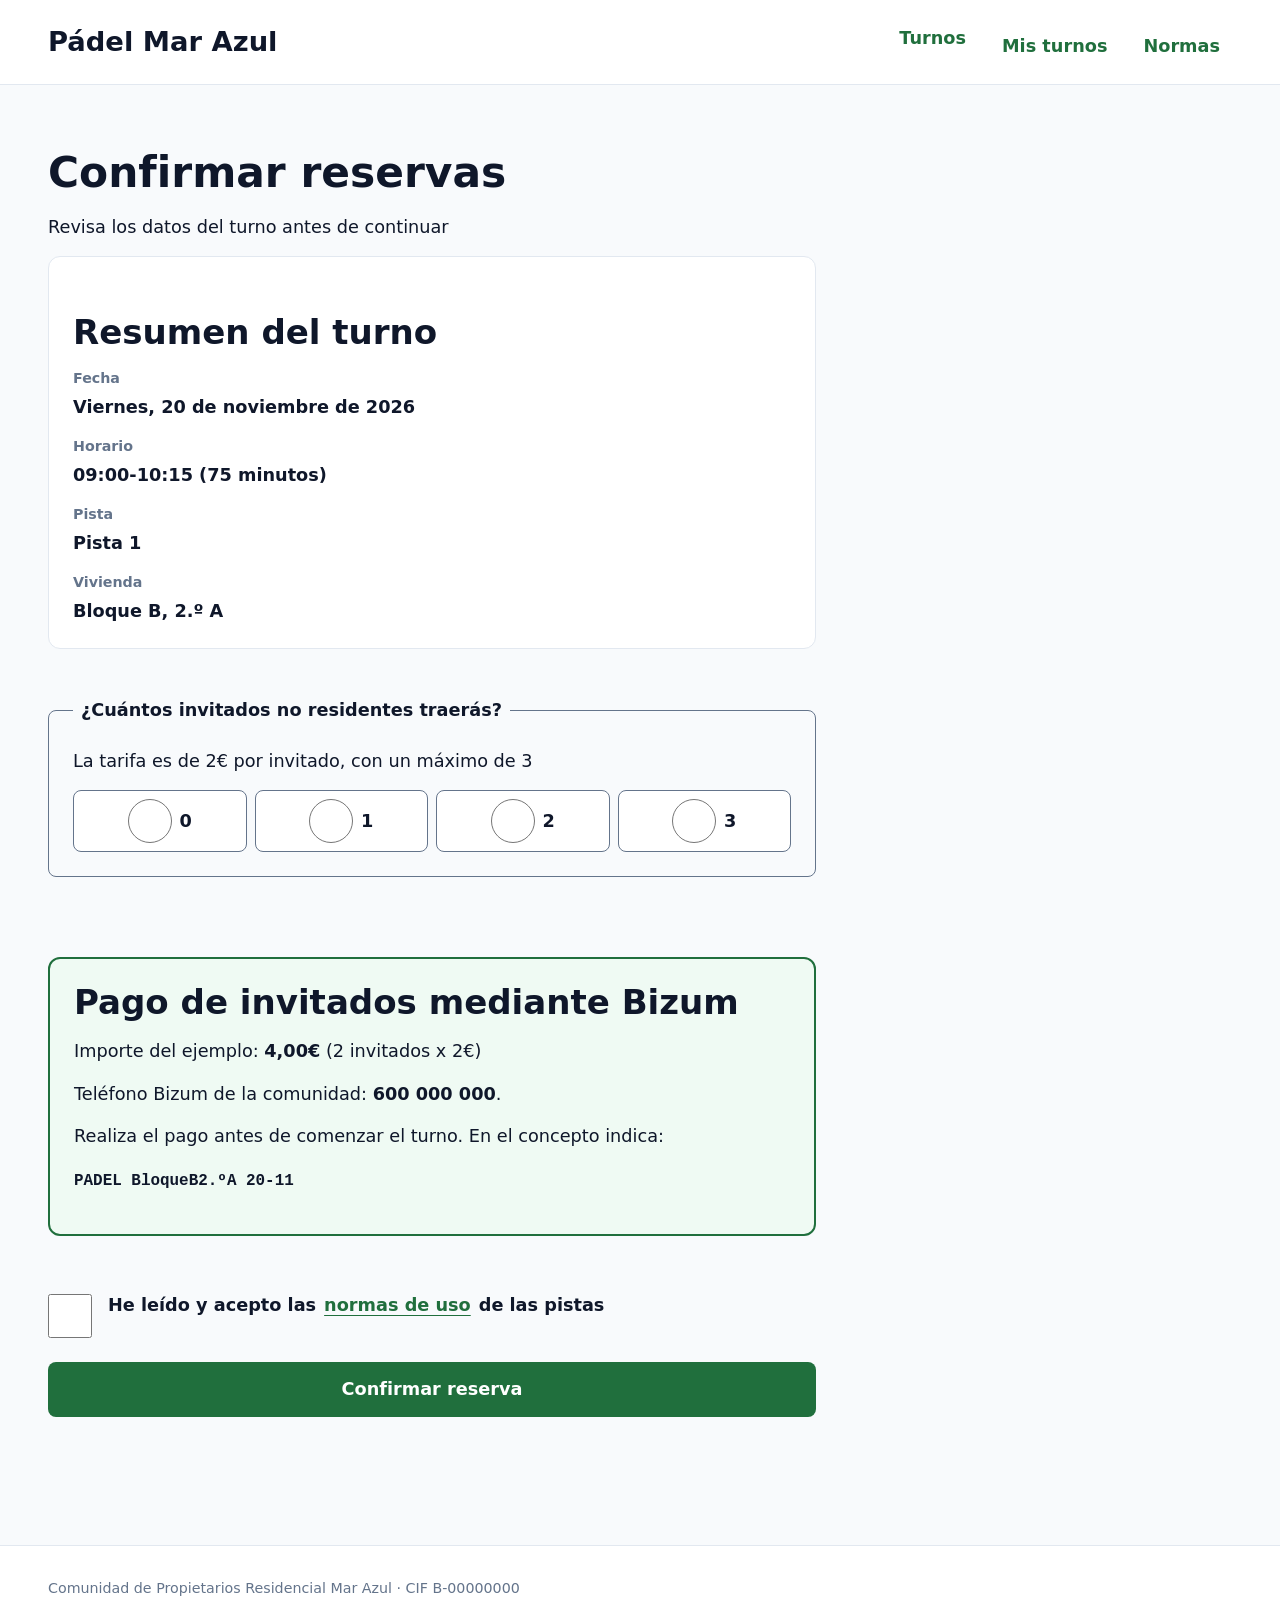
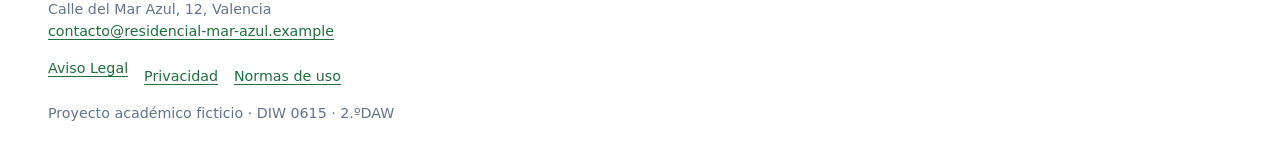
<file: reserva.html>
<!DOCTYPE html>
<html lang="es">
<head>
  <meta charset="UTF-8">
  <meta name="viewport" content="width=device-width, initial-scale=1.0">
  <title>Confirmar reserva · Pádel Mar Azul</title>
  <meta name="description" content="Portal ficticio de reservas de pistas de pádel de Residencial Mar Azul">
  <link rel="stylesheet" href="css/estilos.css">
</head>
<body>
<a class="salto" href="#contenido">Saltar al contenido</a>
<header class="cabecera">
  <div class="cabecera__interior contenedor">
    <a class="cabecera__marca" href="index.html">Pádel Mar Azul</a>
    <nav class="menu" aria-label="Principal">
      <ul class="menu__lista">
        <li><a class="menu__enlace" href="index.html">Turnos</a></li>
        <li><a class="menu__enlace" href="mis-turnos.html">Mis turnos</a></li>
        <li><a class="menu__enlace" href="normas.html">Normas</a></li>
      </ul>
    </nav>
  </div>
</header>

<main id="contenido" class="contenedor">
  <h1>Confirmar reservas</h1>
  <p>Revisa los datos del turno antes de continuar</p>
  <form action="justificante.html" class="formulario" method="get">
    <section class="resumen" aria-labelledby="resumen-titulo">
      <h2 id="resumen-titulo">Resumen del turno</h2>
      <dl class="datos-reserva">
        <div><dt>Fecha</dt><dd>Viernes, 20 de noviembre de 2026</dd></div>
        <div><dt>Horario</dt><dd>09:00-10:15 (75 minutos)</dd></div>
        <div><dt>Pista</dt><dd>Pista 1</dd></div>
        <div><dt>Vivienda</dt><dd>Bloque B, 2.º A</dd></div>
      </dl>
    </section>
    <fieldset class="invitados">
      <legend>¿Cuántos invitados no residentes traerás?</legend>
      <p>La tarifa es de 2€ por invitado, con un máximo de 3</p>
      <div class="invitados__grupo">
        <label class=""><input type="radio" name="invitados" value="0"> 0</label>
        <label class=""><input type="radio" name="invitados" value="1"> 1</label>
        <label class=""><input type="radio" name="invitados" value="2"> 2</label>
        <label class=""><input type="radio" name="invitados" value="3"> 3</label>
      </div>
    </fieldset>
    <section class="aviso" aria-labelledby="aviso-titulo">
      <h2 class="aviso__titulo" id="aviso-titulo">Pago de invitados mediante Bizum</h2>
      <p>Importe del ejemplo: <strong>4,00€</strong> (2 invitados x 2€)</p>
      <p>Teléfono Bizum de la comunidad: <strong>600 000 000</strong>.</p>
      <p>Realiza el pago antes de comenzar el turno. En el concepto indica:</p>
      <p><code class="aviso__concepto">PADEL BloqueB2.ºA 20-11</code></p>
    </section>
    <div class="campo campo-aceptacion">
      <label class="aceptacion"><input type="checkbox" name="acepta-norma" value="si" required>He leído y acepto las <a href="normas.html">normas de uso</a> de las pistas</label>
    </div>
    <button class="boton" type="submit">Confirmar reserva</button>
  </form>
</main>

<footer class="pie">
  <div class="pie__interior contenedor">
    <address class="pie__datos">
      Comunidad de Propietarios Residencial Mar Azul · CIF B-00000000<br>
      Calle del Mar Azul, 12, Valencia<br>
      <a href="mailto:contacto@residencial-mar-azul.example">contacto@residencial-mar-azul.example</a>
    </address>
    <nav aria-label="Legal">
      <ul class="pie__enlaces">
        <li><a href="aviso-legal.html">Aviso Legal</a></li>
        <li><a href="privacidad.html">Privacidad</a></li>
        <li><a href="normas.html">Normas de uso</a></li>
      </ul>
    </nav>
    <p class="pie__nota"><small>Proyecto académico ficticio · DIW 0615 · 2.ºDAW</small></p>
  </div>
</footer>

</body>
</html>
</file>
<file: css/estilos.css>
@layer reset, tokens, base, layout, components, utilities;

@layer tokens {
  :root {
    --color-fondo: light-dark(#f8fafc, #0f172a);
    --color-superficie: light-dark(#fff, #1e293b);
    --color-texto: light-dark(#0f172a, #f8fafc);
    --color-texto-suave: light-dark(#64748b, #94a3b8);
    --color-borde: light-dark(#e2e8f0, #64748b);
    --color-borde-control: light-dark(#64748b, #94a3b8);
    --color-acento: light-dark(#206f3d, #75d799);
    --color-acento-hover: light-dark(#195730, #9ce2b6);
    --color-sobre-acento: light-dark(#fff, #0f172a);
    --color-acento-tenue: light-dark(#effaf3, #113b21);
    --color-exito: light-dark(#047857, #6ee7b7);
    --color-exito-tenue: light-dark(#ecfdf5, #022c22);
    --color-foco: light-dark(#206f3d, #75d799);
    --color-error: light-dark(#780404, #e76e6e);
    --color-error-tenue: light-dark(#fdecec, #2c0202);
    --color-aviso: light-dark(#767804, #e5e76e);
    --color-aviso-tenue: light-dark(#fdfcec, #2c2802);
    --color-desactivado: light-dark(#047478, #6ee7d7);
    --color-desactivado-tenue: light-dark(#ecfcfd, #02292c);
    --paso-menos-1: clamp(0.8333rem, 0.8111rem + 0.099vw, 0.9rem);
    --paso-0: clamp(1rem, 0.9583rem + 0.185vw, 1.125rem);
    --paso-1: clamp(1.2rem, 1.1312rem + 0.306vw, 1.4063rem);
    --paso-2: clamp(1.44rem, 1.3341rem + 0.471vw, 1.7578rem);
    --paso-3: clamp(1.728rem, 1.5716rem + 0.695vw, 2.1973rem);
    --paso-4: clamp(2.0736rem, 1.8493rem + 0.997vw, 2.7466rem);
    --paso-5: clamp(2.4883rem, 2.1734rem + 1.4vw, 3.4332rem);
    --fuente-base: system-ui, -apple-system, "Segoe UI", roboto, sans-serif;
    --fuente-mono: ui-monospace, "Cascadia Code", menlo, monospace;
    --interlineado-titulo: 1.15;
    --interlineado-texto: 1.5;
    --espacio-3xs: 0.25rem;
    --espacio-2xs: 0.5rem;
    --espacio-xs: 0.75rem;
    --espacio-s: 1rem;
    --espacio-m: 1.5rem;
    --espacio-l: 2rem;
    --espacio-xl: 3rem;
    --espacio-2xl: 4rem;
    --radio-control: 0.5rem;
    --radio-tarjeta: 0.75rem;
    --radio-pildora: 999px;
    --sombra-tarjeta: 0 1px 2px rgb(15 23 42 / 8%), 0 4px 12px rgb(15 23 42 / 6%);
  }

  :where(:root) {
    color-scheme: light dark;
  }

  :where(:root:has([name="tema"][value="claro"]:checked)) {
    color-scheme: light;
  }

  :where(:root:has([name="tema"][value="oscuro"]:checked)) {
    color-scheme: dark;
  }
}

@layer reset {
  *,
  *::before,
  *::after {
    box-sizing: border-box;
  }

  * {
    margin: 0;
  }

  html {
    text-size-adjust: none;
  }

  body {
    min-block-size: 100dvh;
  }

  img,
  picture,
  svg,
  video {
    display: block;
    max-inline-size: 100%;
    block-size: auto;
  }

  input,
  button,
  textarea,
  select {
    font: inherit;
  }

  p,
  h1,
  h2,
  h3,
  h4 {
    overflow-wrap: break-word;
  }

  @media (prefers-reduced-motion: reduce) {
    *,
    *::before,
    *::after {
      transition-duration: 0.01ms !important;
      animation-duration: 0.01ms !important;
      animation-iteration-count: 1 !important;
    }
  }
}

@layer base {
  body {
    background-color: var(--color-fondo);
    color: var(--color-texto);
    font-family: var(--fuente-base);
    font-size: var(--paso-0);
    line-height: var(--interlineado-texto);
  }

  h1,
  h2,
  h3 {
    line-height: var(--interlineado-titulo);
    text-wrap: balance;
  }

  h1 {
    font-size: var(--paso-4);
  }

  h2 {
    font-size: var(--paso-3);
  }

  h3 {
    font-size: var(--paso-2);
  }

  a {
    color: var(--color-acento);
    text-underline-offset: 0.2em;
  }

  a:hover {
    text-decoration-thickness: 2px;
  }

  :focus-visible {
    outline: 3px solid var(--color-foco);
    outline-offset: 2px;
  }

  code {
    font-family: var(--fuente-mono);
    font-size: 0.9em;
  }

  p {
    max-inline-size: 65ch;
    text-wrap: pretty;
  }
}

@layer layout {
  .contenedor {
    inline-size: min(100% - 2 * var(--espacio-s), 75rem);
    margin-inline: auto;
  }

  @media (min-width: 64em) {
    .contenedor {
      inline-size: min(100% - 2 * var(--espacio-xl), 75rem);
    }
  }
}

@layer components {
  .boton {
    min-block-size: 2.75rem;
    min-inline-size: 2.75rem;
    display: inline-flex;
    gap: var(--espacio-2xs);
    align-items: center;
    justify-content: center;
    padding-block: var(--espacio-xs);
    padding-inline: var(--espacio-m);
    border: 2px solid transparent;
    border-radius: var(--radio-control);
    background-color: var(--color-acento);
    color: var(--color-sobre-acento);
    font-weight: 700;
    text-decoration: none;
    cursor: pointer;
    transition: background-color 150ms ease;
  }

  .boton:hover {
    background-color: var(--color-acento-hover);
  }

  .boton:focus-visible {
    outline: 3px solid var(--color-foco);
    outline-offset: 2px;
  }

  .boton:disabled {
    opacity: 0.5;
    cursor: not-allowed;
  }

  .boton--bloque {
    inline-size: 100%;
  }

  .boton--secundario {
    border-color: currentcolor;
    background-color: transparent;
    color: var(--color-acento);
  }

  .boton--secundario:hover {
    background-color: var(--color-acento-tenue);
  }
}

@layer components {
  .turno {
    display: grid;
    gap: var(--espacio-3xs);
    padding: var(--espacio-s);
    border: 1px solid var(--color-borde);
    border-radius: var(--radio-tarjeta);
    background-color: var(--color-superficie);
    cursor: pointer;
  }
}

@layer components {
  .guia {
    display: grid;
    gap: var(--espacio-xl);
    padding-block: var(--espacio-l);
  }

  .guia__seccion {
    display: grid;
    gap: var(--espacio-s);
  }

  .guia__desplazable {
    overflow-x: auto;
  }

  .guia__tabla {
    inline-size: 100%;
    border-collapse: collapse;
  }

  .guia__tabla th,
  .guia__tabla td {
    padding: var(--espacio-2xs);
    border-block-end: 1px solid var(--color-borde);
    text-align: start;
    vertical-align: middle;
  }

  .guia__tabla code {
    white-space: nowrap;
  }

  .guia__tipo {
    font-size: var(--tam);
    line-height: var(--interlineado-titulo);
  }

  .guia__fila {
    display: flex;
    flex-wrap: wrap;
    gap: var(--espacio-s);
    align-items: center;
  }

  .guia-cabecera {
    display: flex;
    flex-wrap: wrap;
    gap: var(--espacio-s);
    align-items: center;
    justify-content: space-between;
    padding-block: var(--espacio-s);
    border-block-end: 1px solid var(--color-borde);
  }

  .muestra {
    display: block;
    inline-size: 3rem;
    block-size: 3rem;
    border: 1px solid var(--color-borde);
    border-radius: var(--radio-control);
    background-color: var(--muestra);
  }

  .barra {
    display: block;
    inline-size: var(--ancho);
    block-size: var(--espacio-s);
    border-radius: var(--radio-control);
    background-color: var(--color-acento);
  }

  .selector-tema {
    display: flex;
    gap: var(--espacio-s);
    align-items: center;
    border: 0;
    padding: 0;
  }

  .selector-tema legend {
    float: inline-start;
    margin-inline-end: var(--espacio-2xs);
    font-weight: 700;
  }
}

@layer utilities {
  .visualmente-oculto {
    position: absolute !important;
    inline-size: 1px !important;
    block-size: 1px !important;
    overflow: hidden !important;
    clip-path: inset(50%) !important;
    white-space: nowrap !important;
  }
}

/* Estilos añadidos para la Fase 2. La fuente editable es scss/. */
@layer base {
  body {
    background-color: var(--color-fondo);
    color: var(--color-texto);
    font-family: var(--fuente-base);
    font-size: var(--paso-0);
    line-height: var(--interlineado-texto);
  }

  h1,
  h2,
  h3 {
    line-height: var(--interlineado-titulo);
    text-wrap: balance;
  }

  h1 {
    margin-block: var(--espacio-l) var(--espacio-s);
    font-size: var(--paso-4);
  }

  h2 {
    margin-block: var(--espacio-l) var(--espacio-s);
    font-size: var(--paso-3);
  }

  h3 {
    margin-block: var(--espacio-m) var(--espacio-xs);
    font-size: var(--paso-2);
  }

  p {
    max-inline-size: 65ch;
    margin-block: 0 var(--espacio-s);
    text-wrap: pretty;
  }

  small {
    font-size: var(--paso-menos-1);
  }

  strong {
    font-weight: 750;
  }

  ul,
  ol {
    margin-block: var(--espacio-s);
    padding-inline-start: var(--espacio-l);
  }

  li + li {
    margin-block-start: var(--espacio-2xs);
  }

  hr {
    block-size: 1px;
    margin-block: var(--espacio-l);
    border: 0;
    background-color: var(--color-borde);
  }

  table {
    inline-size: 100%;
    border-collapse: collapse;
  }

  th,
  td {
    padding: var(--espacio-s);
    border: 1px solid var(--color-borde);
    text-align: start;
    vertical-align: top;
  }

  th {
    background-color: var(--color-superficie);
    font-weight: 750;
  }

  caption {
    padding: var(--espacio-s);
    font-weight: 750;
    text-align: start;
  }

  fieldset {
    min-inline-size: 0;
    margin-block: var(--espacio-m);
    padding: var(--espacio-m);
    border: 1px solid var(--color-borde-control);
    border-radius: var(--radio-control);
  }

  legend {
    padding-inline: var(--espacio-2xs);
    color: var(--color-texto);
    font-weight: 700;
  }

  label {
    font-weight: 550;
  }

  :where(input:not([type="radio"]):not([type="checkbox"])),
  select {
    min-block-size: 2.75rem;
    inline-size: 100%;
    padding: var(--espacio-xs);
    border: 1px solid var(--color-borde-control);
    border-radius: var(--radio-control);
    background-color: var(--color-superficie);
    color: var(--color-texto);
    font: inherit;
  }

  input[type="radio"],
  input[type="checkbox"] {
    min-block-size: 2.75rem;
    min-inline-size: 2.75rem;
    inline-size: 1.25rem;
    block-size: 1.25rem;
    margin-inline-end: var(--espacio-2xs);
    accent-color: var(--color-acento);
    vertical-align: middle;
  }

  a {
    color: var(--color-acento);
    text-underline-offset: 0.2em;
  }

  a:hover {
    text-decoration-thickness: 2px;
  }

  main {
    padding-block: var(--espacio-l) var(--espacio-2xl);
  }
}

@layer layout {
  .salto {
    position: absolute;
    z-index: 10;
    inset-block-start: 0;
    inset-inline-start: 0;
    padding: var(--espacio-xs) var(--espacio-s);
    transform: translateY(-150%);
    border-radius: var(--radio-control);
    background: var(--color-superficie);
    color: var(--color-texto);
  }

  .salto:focus {
    transform: translateY(0);
    outline: 3px solid var(--color-foco);
    outline-offset: 2px;
  }

  .cabecera {
    border-block-end: 1px solid var(--color-borde);
    background: var(--color-superficie);
  }

  .cabecera__interior {
    display: flex;
    flex-wrap: wrap;
    align-items: center;
    justify-content: space-between;
    gap: var(--espacio-s);
    padding-block: var(--espacio-s);
  }

  .cabecera__marca {
    color: var(--color-texto);
    font-size: var(--paso-2);
    font-weight: 800;
    text-decoration: none;
  }

  .menu__lista {
    display: flex;
    flex-wrap: wrap;
    gap: var(--espacio-xs);
    margin: 0;
    padding: 0;
    list-style: none;
  }

  .menu__enlace {
    display: inline-flex;
    align-items: center;
    min-block-size: 2.75rem;
    min-inline-size: 2.75rem;
    padding: var(--espacio-2xs) var(--espacio-xs);
    border-radius: var(--radio-control);
    color: var(--color-acento);
    font-weight: 650;
    text-decoration: none;
  }

  .menu__enlace:hover {
    background: var(--color-acento-tenue);
    text-decoration: underline;
  }

  .menu__enlace[aria-current="page"] {
    border: 2px solid var(--color-acento);
    background: var(--color-acento-tenue);
    font-weight: 800;
    text-decoration: underline;
  }

  .pie {
    margin-block-start: var(--espacio-2xl);
    border-block-start: 1px solid var(--color-borde);
    background: var(--color-superficie);
  }

  .pie__interior {
    display: grid;
    gap: var(--espacio-s);
    padding-block: var(--espacio-l);
    font-size: var(--paso-menos-1);
  }

  .pie__datos {
    color: var(--color-texto-suave);
    font-style: normal;
  }

  .pie__enlaces {
    display: flex;
    flex-wrap: wrap;
    gap: var(--espacio-s);
    margin: 0;
    padding: 0;
    list-style: none;
  }

  .pie__nota {
    margin: 0;
    color: var(--color-texto-suave);
  }

  .hueco {
    max-inline-size: none;
    min-block-size: 8rem;
    padding: var(--espacio-l);
    border: 2px dashed var(--color-borde-control);
    border-radius: var(--radio-tarjeta);
    background: var(--color-superficie);
    color: var(--color-texto-suave);
  }

  .formulario {
    display: grid;
    gap: var(--espacio-m);
    max-inline-size: 48rem;
  }

  .campo {
    display: grid;
    gap: var(--espacio-2xs);
  }

  .opciones-pista {
    display: flex;
    flex-wrap: wrap;
    gap: var(--espacio-s);
  }

  .opcion {
    display: inline-flex;
    align-items: center;
    min-block-size: 2.75rem;
    min-inline-size: 2.75rem;
    padding: var(--espacio-xs);
    border: 1px solid var(--color-borde-control);
    border-radius: var(--radio-control);
  }

  .resumen,
  .justificante {
    padding: var(--espacio-m);
    border: 1px solid var(--color-borde);
    border-radius: var(--radio-tarjeta);
    background: var(--color-superficie);
  }

  .datos-reserva {
    display: grid;
    gap: var(--espacio-s);
    margin: 0;
  }

  .datos-reserva div {
    display: grid;
    gap: var(--espacio-3xs);
  }

  .datos-reserva dt {
    color: var(--color-texto-suave);
    font-size: var(--paso-menos-1);
    font-weight: 700;
  }

  .datos-reserva dd {
    margin: 0;
    font-weight: 650;
  }

  .campo--aceptacion {
    margin-block: var(--espacio-s);
  }

  .aceptacion {
    display: flex;
    align-items: flex-start;
    gap: var(--espacio-2xs);
  }

  .aceptacion input {
    flex: 0 0 auto;
    margin-block-start: 0.15rem;
  }

  .nota {
    margin-block: var(--espacio-m);
    padding: var(--espacio-s);
    border-inline-start: 4px solid var(--color-aviso);
    background: var(--color-aviso-tenue);
  }

  .lectura {
    max-inline-size: 75ch;
  }

  .lectura__indice {
    margin-block: var(--espacio-l);
    padding: var(--espacio-m);
    border: 1px solid var(--color-borde);
    border-radius: var(--radio-tarjeta);
    background: var(--color-superficie);
  }

  .lectura__indice h2 {
    margin-block-start: 0;
  }

  .lectura section {
    margin-block: var(--espacio-xl);
  }

  .tabla-desplazable {
    overflow-x: auto;
    border: 1px solid var(--color-borde);
    border-radius: var(--radio-control);
  }

  .tabla-reservas {
    min-inline-size: 38rem;
  }

  .tabla-reservas .boton {
    white-space: nowrap;
  }
}

@layer components {
  .boton {
    display: inline-flex;
    align-items: center;
    justify-content: center;
    gap: var(--espacio-2xs);
    min-block-size: 2.75rem;
    min-inline-size: 2.75rem;
    padding: var(--espacio-xs) var(--espacio-m);
    border: 2px solid transparent;
    border-radius: var(--radio-control);
    background: var(--color-acento);
    color: var(--color-sobre-acento);
    font: inherit;
    font-weight: 750;
    text-decoration: none;
    cursor: pointer;
    transition: background-color 150ms ease;
  }

  .boton:hover {
    background: var(--color-acento-hover);
  }

  .boton:focus-visible {
    outline: 3px solid var(--color-foco);
    outline-offset: 2px;
  }

  .boton:disabled {
    opacity: 0.55;
    cursor: not-allowed;
  }

  .boton--bloque {
    inline-size: 100%;
  }

  .boton--secundario {
    border-color: var(--color-acento);
    background: transparent;
    color: var(--color-acento);
  }

  .boton--secundario:hover {
    background: var(--color-acento-tenue);
  }

  .turnos {
    display: grid;
    gap: var(--espacio-s);
  }

  .turno {
    display: grid;
    gap: var(--espacio-3xs);
    min-block-size: 2.75rem;
    min-inline-size: 2.75rem;
    padding: var(--espacio-s);
    border: 2px solid var(--color-borde-control);
    border-radius: var(--radio-tarjeta);
    background: var(--color-superficie);
    cursor: pointer;
  }

  .turno__control {
    position: absolute;
    inline-size: 1px;
    block-size: 1px;
    min-inline-size: 1px;
    min-block-size: 1px;
    overflow: hidden;
    clip-path: inset(50%);
    white-space: nowrap;
  }

  .turno__hora {
    font-weight: 800;
  }

  .turno__estado {
    color: var(--color-texto-suave);
    font-size: var(--paso-menos-1);
  }

  .turno:has(:checked) {
    border: 3px solid var(--color-acento);
    background: var(--color-acento-tenue);
  }

  .turno:has(:disabled) {
    border-style: dashed;
    background: var(--color-desactivado-tenue);
    color: var(--color-texto-suave);
    cursor: not-allowed;
  }

  .invitados {
    border-color: var(--color-borde-control);
  }

  .invitados__grupo {
    display: flex;
    flex-wrap: wrap;
    gap: var(--espacio-2xs);
    margin-block-start: var(--espacio-s);
  }

  .invitados__grupo label {
    display: inline-flex;
    flex: 1 1 3rem;
    align-items: center;
    justify-content: center;
    min-block-size: 2.75rem;
    min-inline-size: 2.75rem;
    padding: var(--espacio-2xs);
    border: 1px solid var(--color-borde-control);
    border-radius: var(--radio-control);
    background: var(--color-superficie);
    cursor: pointer;
  }

  .invitados__opcion:has(:checked) {
    border: 2px solid var(--color-acento);
    background: var(--color-acento-tenue);
    font-weight: 800;
  }

  .invitados__opcion:has(:focus-visible) {
    outline: 3px solid var(--color-foco);
    outline-offset: 2px;
  }

  .aviso {
    margin-block: var(--espacio-l);
    padding: var(--espacio-m);
    border: 2px solid var(--color-acento);
    border-radius: var(--radio-tarjeta);
    background: var(--color-acento-tenue);
  }

  .aviso__titulo {
    margin-block-start: 0;
  }

  .aviso__concepto {
    overflow-wrap: anywhere;
    font-weight: 700;
  }
}
</file>
